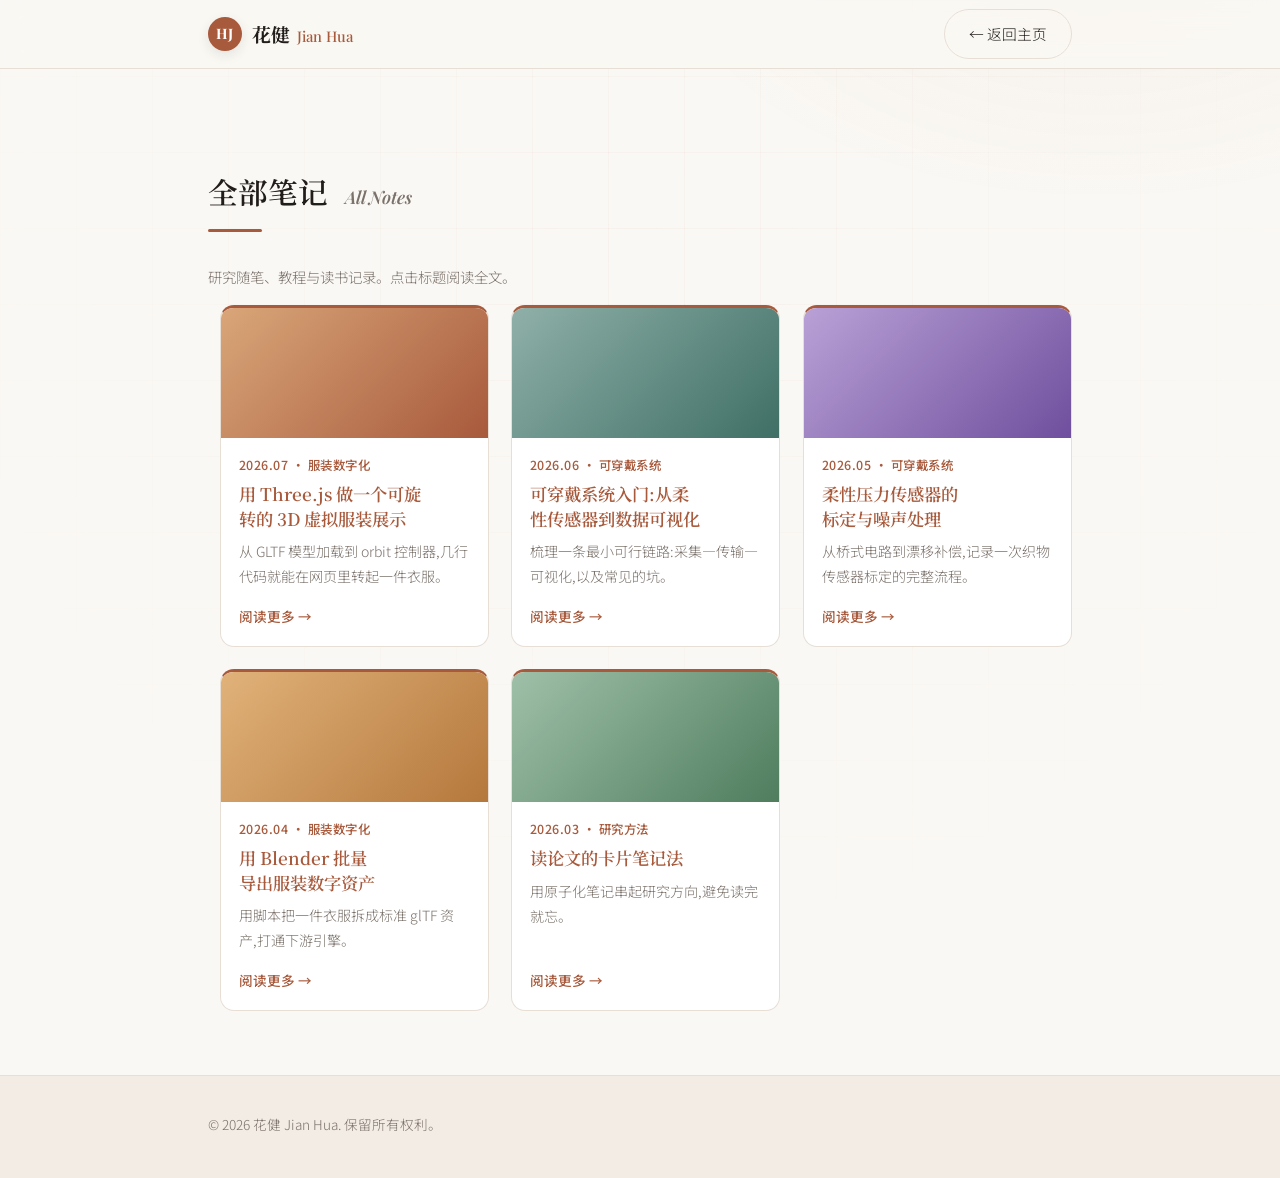
<file: blog/index.html>
<!DOCTYPE html>
<html lang="zh" data-theme="light">
<head>
  <meta charset="UTF-8" />
  <meta name="viewport" content="width=device-width, initial-scale=1.0" />
  <script>document.documentElement.classList.add('js');</script>
  <noscript><style>.reveal{opacity:1!important;transform:none!important}</style></noscript>
  <title>全部笔记 | 花健 · Jian Hua</title>
  <meta name="description" content="花健的研究随笔、教程与读书记录索引页。" />
  <link rel="icon" href="data:image/svg+xml,<svg xmlns='http://www.w3.org/2000/svg' viewBox='0 0 64 64'><circle cx='32' cy='32' r='30' fill='%23a85a3c'/><text x='32' y='43' font-family='Georgia,serif' font-size='30' fill='white' text-anchor='middle'>HJ</text></svg>" />
  <link href="https://fonts.googleapis.com/css2?family=Playfair+Display:ital,wght@0,500;0,700;1,500&family=Noto+Serif+SC:wght@400;600;700&family=Noto+Sans+SC:wght@300;400;500&display=swap" rel="stylesheet" />
  <link rel="stylesheet" href="../css/style.css?v=20260715e" />
</head>
<body>
  <header class="site-header">
    <nav class="nav container">
      <a class="nav-brand" href="../index.html"><span class="nav-monogram" aria-hidden="true">HJ</span><span>花健 <span class="brand-en">Jian Hua</span></span></a>
      <a class="btn btn-ghost" href="../index.html">← <span>返回主页</span></a>
    </nav>
  </header>

  <main class="container" style="padding-top:96px;padding-bottom:64px;">
    <section class="section container" style="padding:0;">
      <h2 class="section-title">全部笔记 <span style="font-family:var(--serif);font-style:italic;font-size:1.1rem;color:var(--muted);margin-left:10px;">All Notes</span></h2>
      <p class="muted">研究随笔、教程与读书记录。点击标题阅读全文。</p>
      <div class="blog-grid">
        <a class="blog-card reveal" href="post-1.html">
          <div class="blog-thumb blog-thumb-1" aria-hidden="true"></div>
          <div class="blog-meta">2026.07 · 服装数字化</div>
          <h3 class="blog-title">用 Three.js 做一个可旋转的 3D 虚拟服装展示</h3>
          <p class="blog-excerpt">从 GLTF 模型加载到 orbit 控制器,几行代码就能在网页里转起一件衣服。</p>
          <span class="blog-more">阅读更多 →</span>
        </a>
        <a class="blog-card reveal" href="post-2.html">
          <div class="blog-thumb blog-thumb-2" aria-hidden="true"></div>
          <div class="blog-meta">2026.06 · 可穿戴系统</div>
          <h3 class="blog-title">可穿戴系统入门:从柔性传感器到数据可视化</h3>
          <p class="blog-excerpt">梳理一条最小可行链路:采集—传输—可视化,以及常见的坑。</p>
          <span class="blog-more">阅读更多 →</span>
        </a>
        <a class="blog-card reveal" href="post-3.html">
          <div class="blog-thumb blog-thumb-4" aria-hidden="true"></div>
          <div class="blog-meta">2026.05 · 可穿戴系统</div>
          <h3 class="blog-title">柔性压力传感器的标定与噪声处理</h3>
          <p class="blog-excerpt">从桥式电路到漂移补偿,记录一次织物传感器标定的完整流程。</p>
          <span class="blog-more">阅读更多 →</span>
        </a>
        <a class="blog-card reveal" href="post-4.html">
          <div class="blog-thumb blog-thumb-5" aria-hidden="true"></div>
          <div class="blog-meta">2026.04 · 服装数字化</div>
          <h3 class="blog-title">用 Blender 批量导出服装数字资产</h3>
          <p class="blog-excerpt">用脚本把一件衣服拆成标准 glTF 资产,打通下游引擎。</p>
          <span class="blog-more">阅读更多 →</span>
        </a>
        <a class="blog-card reveal" href="post-5.html">
          <div class="blog-thumb blog-thumb-6" aria-hidden="true"></div>
          <div class="blog-meta">2026.03 · 研究方法</div>
          <h3 class="blog-title">读论文的卡片笔记法</h3>
          <p class="blog-excerpt">用原子化笔记串起研究方向,避免读完就忘。</p>
          <span class="blog-more">阅读更多 →</span>
        </a>
      </div>
    </section>
  </main>

  <footer class="site-footer">
    <div class="container footer-inner">
      <div class="footer-copy"><p>© <span class="year2"></span> 花健 Jian Hua. 保留所有权利。</p></div>
    </div>
  </footer>
  <script src="../js/main.js?v=20260715h"></script>
  <script>
    // Fallback (unconditional): reveal all .reveal elements on load so the page is never blank.
    window.addEventListener('load', function () {
      document.querySelectorAll('.reveal').forEach(function (el) { el.classList.add('is-visible'); });
    });
  </script>
  <script>document.querySelector('.year2').textContent = new Date().getFullYear();</script>
  <!-- 访客统计:CountAPI(全局 UV / PV,无需后端) -->
</body>
</html>
</file>
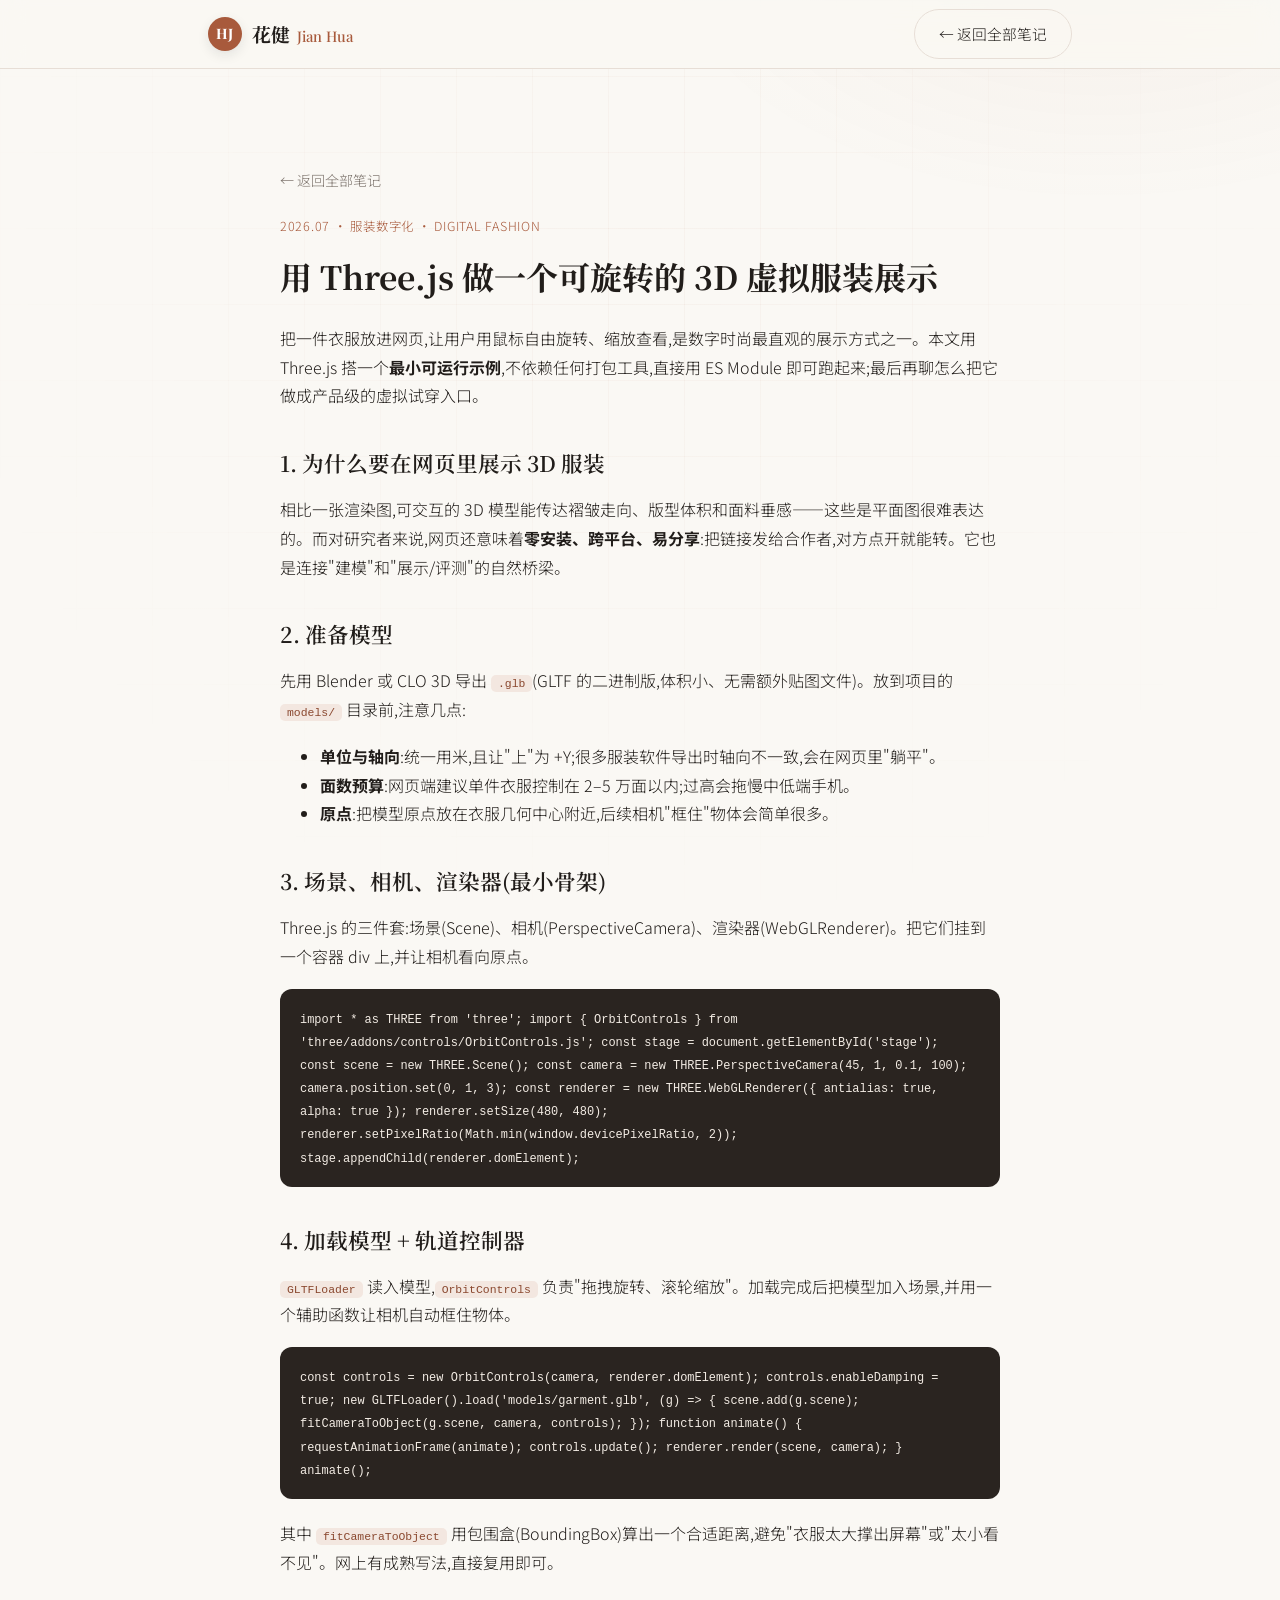
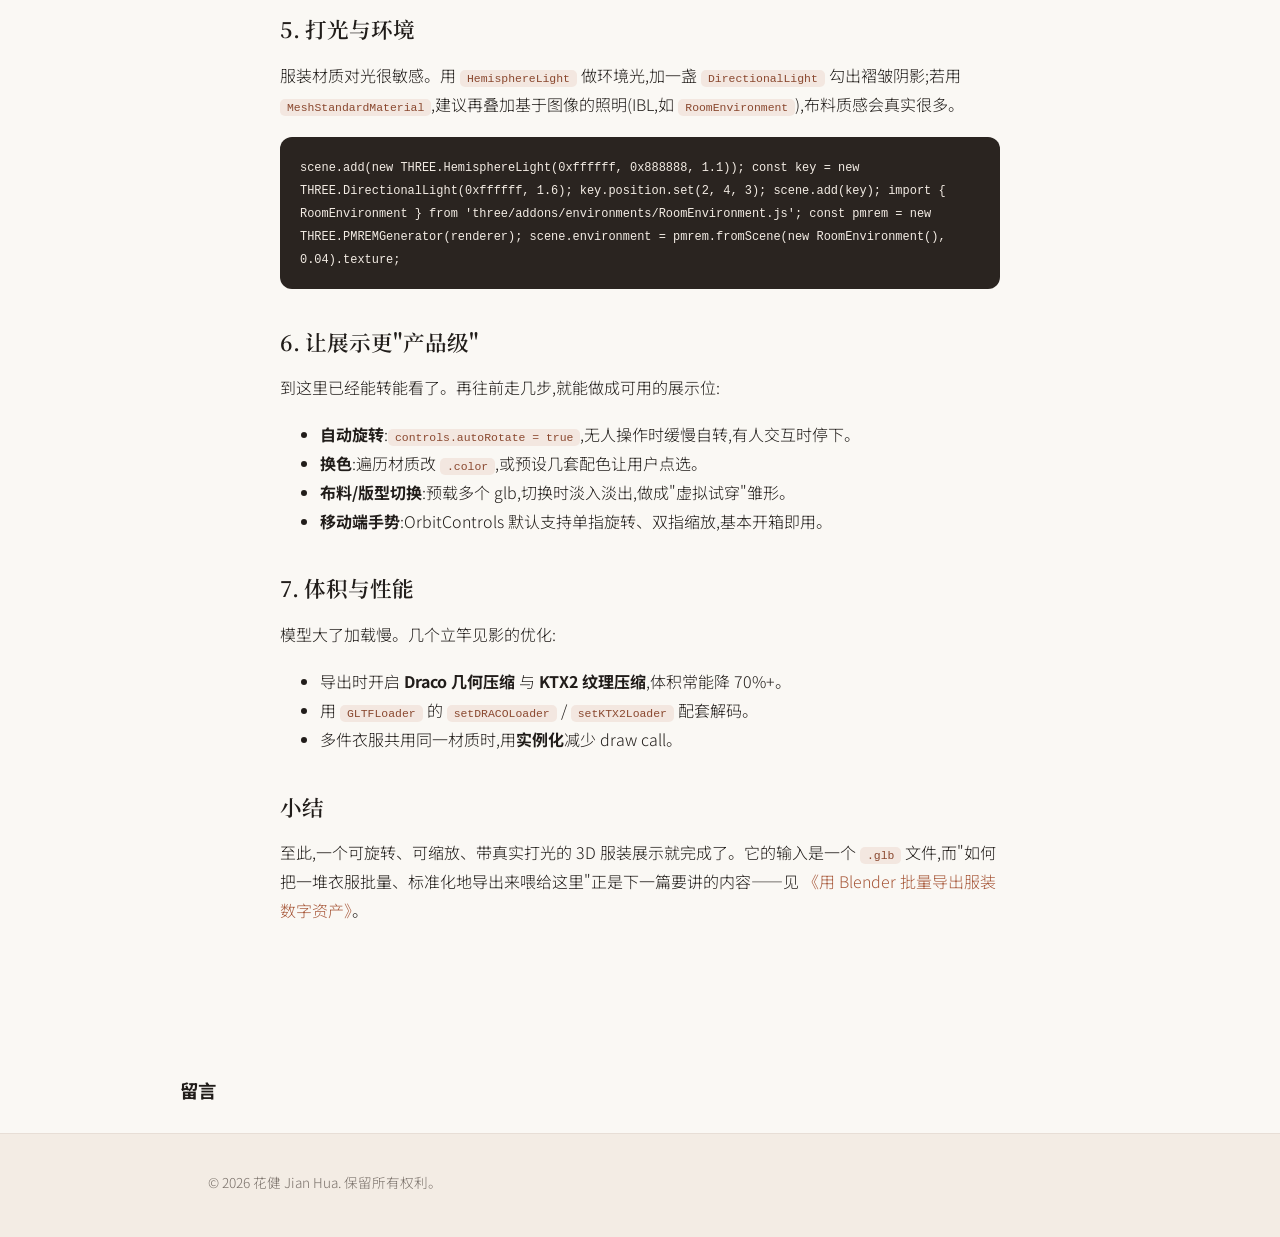
<file: blog/post-1.html>
<!DOCTYPE html>
<html lang="zh" data-theme="light">
<head>
  <meta charset="UTF-8" />
  <meta name="viewport" content="width=device-width, initial-scale=1.0" />
  <script>document.documentElement.classList.add('js');</script>
  <noscript><style>.reveal{opacity:1!important;transform:none!important}</style></noscript>
  <title>用 Three.js 做一个可旋转的 3D 虚拟服装展示 | 花健 · Jian Hua</title>
  <meta name="description" content="用 Three.js 搭建可旋转、可缩放的 3D 虚拟服装展示的最小可运行示例,并延伸到产品级展示。" />
  <link rel="icon" href="data:image/svg+xml,<svg xmlns='http://www.w3.org/2000/svg' viewBox='0 0 64 64'><circle cx='32' cy='32' r='30' fill='%23a85a3c'/><text x='32' y='43' font-family='Georgia,serif' font-size='30' fill='white' text-anchor='middle'>HJ</text></svg>" />
  <link href="https://fonts.googleapis.com/css2?family=Playfair+Display:ital,wght@0,500;0,700;1,500&family=Noto+Serif+SC:wght@400;600;700&family=Noto+Sans+SC:wght@300;400;500&display=swap" rel="stylesheet" />
  <link rel="stylesheet" href="../css/style.css?v=20260715e" />
</head>
<body>
  <header class="site-header">
    <nav class="nav container">
      <a class="nav-brand" href="../index.html"><span class="nav-monogram" aria-hidden="true">HJ</span><span>花健 <span class="brand-en">Jian Hua</span></span></a>
      <a class="btn btn-ghost" href="index.html">← <span class="lang-zh">返回全部笔记</span><span class="lang-en">All Notes</span></a>
    </nav>
  </header>

  <main class="container" style="padding-top:96px;padding-bottom:64px;">
    <article class="post prose" style="margin:0 auto;">
      <a class="post-back" href="index.html">← <span class="lang-zh">返回全部笔记</span><span class="lang-en">All Notes</span></a>
      <p class="post-meta">2026.07 · 服装数字化 · Digital Fashion</p>
      <h1 class="post-title">用 Three.js 做一个可旋转的 3D 虚拟服装展示</h1>

      <div class="prose">
      <p>把一件衣服放进网页,让用户用鼠标自由旋转、缩放查看,是数字时尚最直观的展示方式之一。本文用 Three.js 搭一个<strong>最小可运行示例</strong>,不依赖任何打包工具,直接用 ES Module 即可跑起来;最后再聊怎么把它做成产品级的虚拟试穿入口。</p>

      <h2>1. 为什么要在网页里展示 3D 服装</h2>
      <p>相比一张渲染图,可交互的 3D 模型能传达褶皱走向、版型体积和面料垂感——这些是平面图很难表达的。而对研究者来说,网页还意味着<strong>零安装、跨平台、易分享</strong>:把链接发给合作者,对方点开就能转。它也是连接"建模"和"展示/评测"的自然桥梁。</p>

      <h2>2. 准备模型</h2>
      <p>先用 Blender 或 CLO 3D 导出 <code>.glb</code>(GLTF 的二进制版,体积小、无需额外贴图文件)。放到项目的 <code>models/</code> 目录前,注意几点:</p>
      <ul>
        <li><strong>单位与轴向</strong>:统一用米,且让"上"为 +Y;很多服装软件导出时轴向不一致,会在网页里"躺平"。</li>
        <li><strong>面数预算</strong>:网页端建议单件衣服控制在 2–5 万面以内;过高会拖慢中低端手机。</li>
        <li><strong>原点</strong>:把模型原点放在衣服几何中心附近,后续相机"框住"物体会简单很多。</li>
      </ul>

      <h2>3. 场景、相机、渲染器(最小骨架)</h2>
      <p>Three.js 的三件套:场景(Scene)、相机(PerspectiveCamera)、渲染器(WebGLRenderer)。把它们挂到一个容器 div 上,并让相机看向原点。</p>
      <div class="code-block"><code>import * as THREE from 'three';
import { OrbitControls } from 'three/addons/controls/OrbitControls.js';

const stage = document.getElementById('stage');
const scene = new THREE.Scene();
const camera = new THREE.PerspectiveCamera(45, 1, 0.1, 100);
camera.position.set(0, 1, 3);

const renderer = new THREE.WebGLRenderer({ antialias: true, alpha: true });
renderer.setSize(480, 480);
renderer.setPixelRatio(Math.min(window.devicePixelRatio, 2));
stage.appendChild(renderer.domElement);</code></div>

      <h2>4. 加载模型 + 轨道控制器</h2>
      <p><code>GLTFLoader</code> 读入模型,<code>OrbitControls</code> 负责"拖拽旋转、滚轮缩放"。加载完成后把模型加入场景,并用一个辅助函数让相机自动框住物体。</p>
      <div class="code-block"><code>const controls = new OrbitControls(camera, renderer.domElement);
controls.enableDamping = true;

new GLTFLoader().load('models/garment.glb', (g) => {
  scene.add(g.scene);
  fitCameraToObject(g.scene, camera, controls);
});

function animate() {
  requestAnimationFrame(animate);
  controls.update();
  renderer.render(scene, camera);
}
animate();</code></div>
      <p>其中 <code>fitCameraToObject</code> 用包围盒(BoundingBox)算出一个合适距离,避免"衣服太大撑出屏幕"或"太小看不见"。网上有成熟写法,直接复用即可。</p>

      <h2>5. 打光与环境</h2>
      <p>服装材质对光很敏感。用 <code>HemisphereLight</code> 做环境光,加一盏 <code>DirectionalLight</code> 勾出褶皱阴影;若用 <code>MeshStandardMaterial</code>,建议再叠加基于图像的照明(IBL,如 <code>RoomEnvironment</code>),布料质感会真实很多。</p>
      <div class="code-block"><code>scene.add(new THREE.HemisphereLight(0xffffff, 0x888888, 1.1));
const key = new THREE.DirectionalLight(0xffffff, 1.6);
key.position.set(2, 4, 3);
scene.add(key);

import { RoomEnvironment } from 'three/addons/environments/RoomEnvironment.js';
const pmrem = new THREE.PMREMGenerator(renderer);
scene.environment = pmrem.fromScene(new RoomEnvironment(), 0.04).texture;</code></div>

      <h2>6. 让展示更"产品级"</h2>
      <p>到这里已经能转能看了。再往前走几步,就能做成可用的展示位:</p>
      <ul>
        <li><strong>自动旋转</strong>:<code>controls.autoRotate = true</code>,无人操作时缓慢自转,有人交互时停下。</li>
        <li><strong>换色</strong>:遍历材质改 <code>.color</code>,或预设几套配色让用户点选。</li>
        <li><strong>布料/版型切换</strong>:预载多个 glb,切换时淡入淡出,做成"虚拟试穿"雏形。</li>
        <li><strong>移动端手势</strong>:OrbitControls 默认支持单指旋转、双指缩放,基本开箱即用。</li>
      </ul>

      <h2>7. 体积与性能</h2>
      <p>模型大了加载慢。几个立竿见影的优化:</p>
      <ul>
        <li>导出时开启 <strong>Draco 几何压缩</strong> 与 <strong>KTX2 纹理压缩</strong>,体积常能降 70%+。</li>
        <li>用 <code>GLTFLoader</code> 的 <code>setDRACOLoader</code> / <code>setKTX2Loader</code> 配套解码。</li>
        <li>多件衣服共用同一材质时,用<strong>实例化</strong>减少 draw call。</li>
      </ul>

      <h2>小结</h2>
      <p>至此,一个可旋转、可缩放、带真实打光的 3D 服装展示就完成了。它的输入是一个 <code>.glb</code> 文件,而"如何把一堆衣服批量、标准化地导出来喂给这里"正是下一篇要讲的内容——见 <a href="post-4.html">《用 Blender 批量导出服装数字资产》</a>。</p>
      </div>
    </article>
  </main>
  <section class="comments container" id="comments">
    <h2 class="comments-title"><span class="lang-zh">留言</span><span class="lang-en">Comments</span></h2>
    <script src="https://giscus.app/client.js"
      data-repo="98HJ/98HJ.github.io"
      data-repo-id="R_kgDOTViTQA"
      data-category="Announcements"
      data-category-id="DIC_kwDOTViTQM4DBDRi"
      data-mapping="pathname"
      data-strict="0"
      data-reactions-enabled="1"
      data-emit-metadata="0"
      data-input-position="bottom"
      data-theme="preferred_color_scheme"
      data-lang="zh-CN"
      data-loading="lazy"
      crossorigin="anonymous"
      async>
    </script>
  </section>

  <footer class="site-footer">
    <div class="container footer-inner">
      <div class="footer-copy"><p>© <span class="year2"></span> 花健 Jian Hua. 保留所有权利。</p></div>
    </div>
  </footer>
  <script src="../js/main.js?v=20260715h"></script>
  <script>
    // Fallback (unconditional): reveal all .reveal elements on load so the page is never blank.
    window.addEventListener('load', function () {
      document.querySelectorAll('.reveal').forEach(function (el) { el.classList.add('is-visible'); });
    });
  </script>
  <script>document.querySelector('.year2').textContent = new Date().getFullYear();</script>
  <!-- 访客统计:CountAPI(全局 UV / PV,无需后端) -->
</body>
</html>
</file>
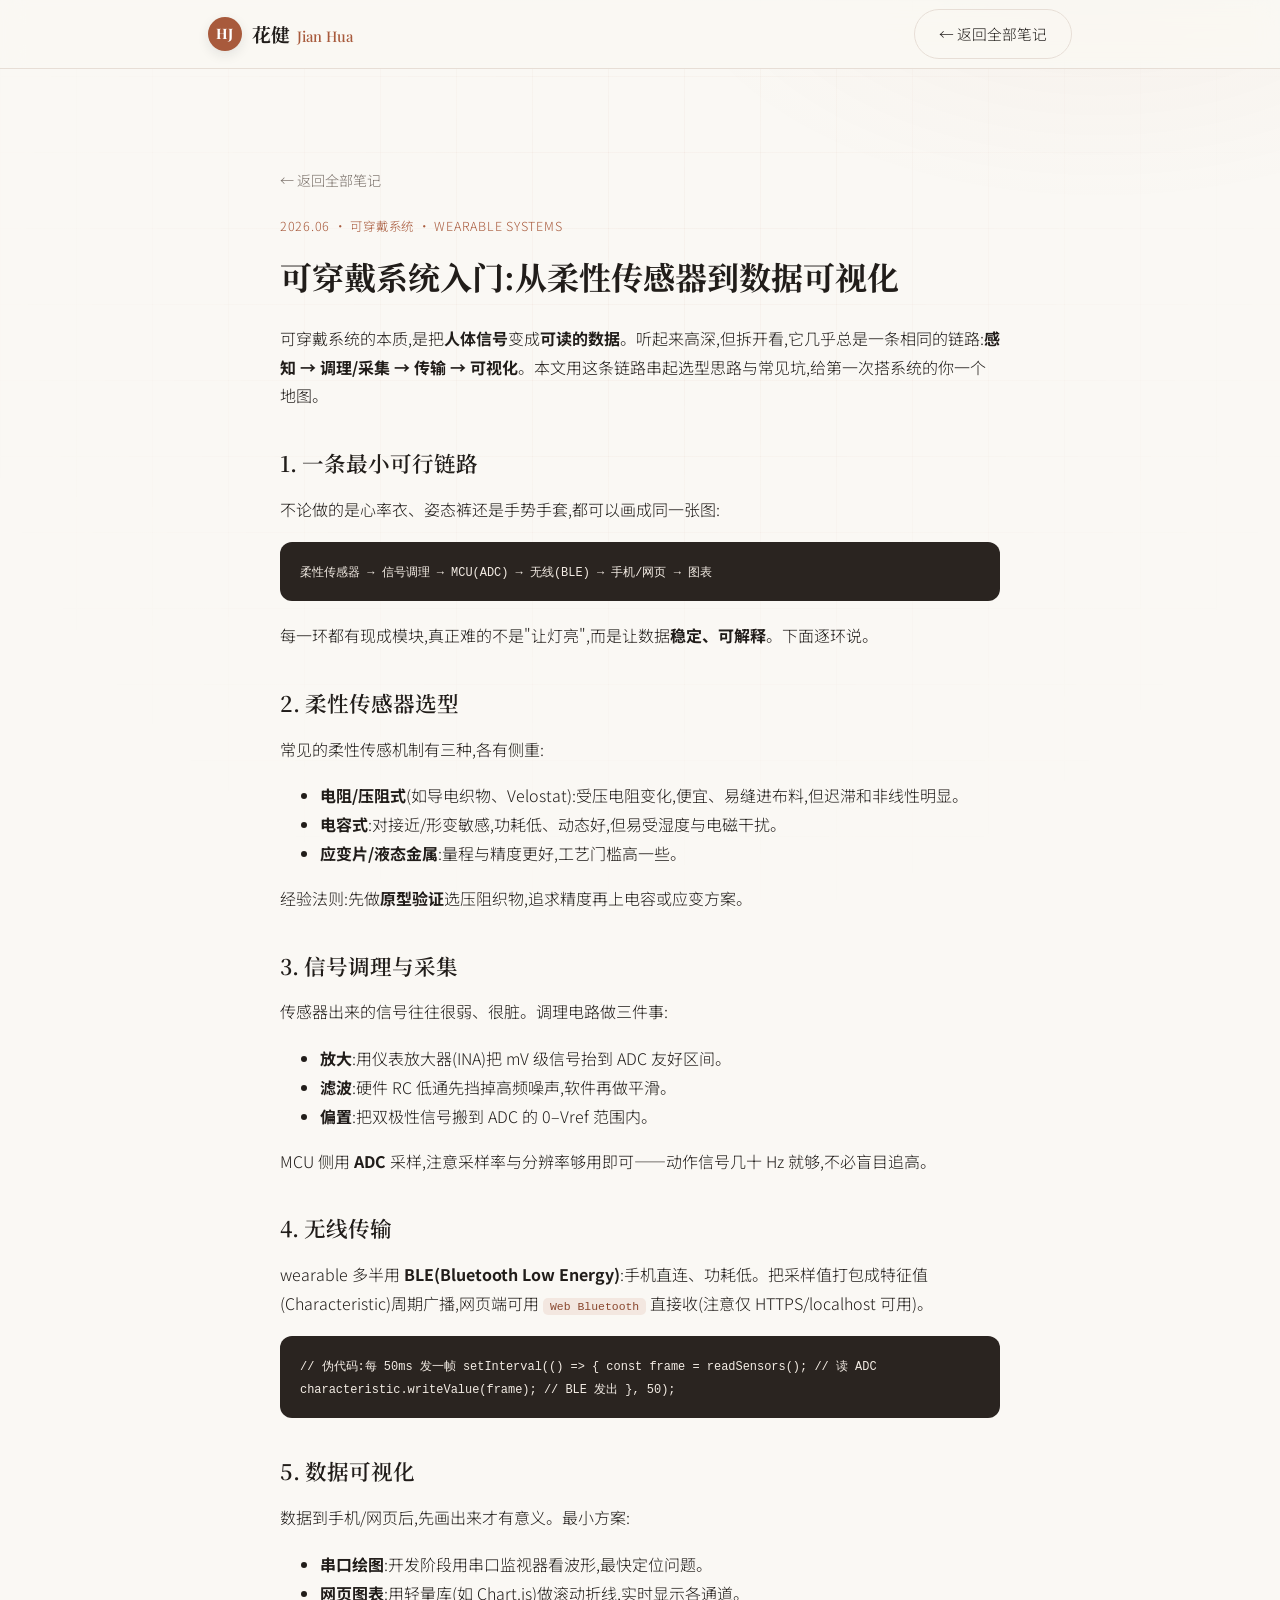
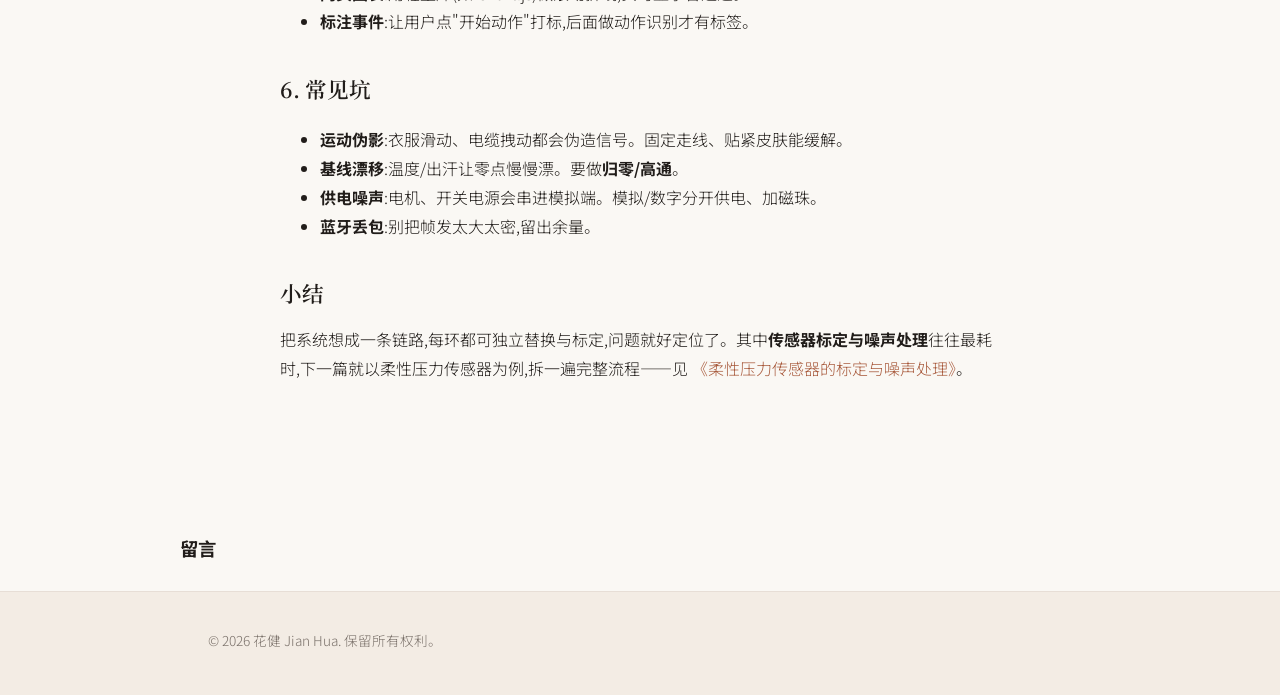
<file: blog/post-2.html>
<!DOCTYPE html>
<html lang="zh" data-theme="light">
<head>
  <meta charset="UTF-8" />
  <meta name="viewport" content="width=device-width, initial-scale=1.0" />
  <script>document.documentElement.classList.add('js');</script>
  <noscript><style>.reveal{opacity:1!important;transform:none!important}</style></noscript>
  <title>可穿戴系统入门:从柔性传感器到数据可视化 | 花健 · Jian Hua</title>
  <meta name="description" content="梳理一条可穿戴系统的最小可行链路:采集—传输—可视化,以及选型与常见坑。" />
  <link rel="icon" href="data:image/svg+xml,<svg xmlns='http://www.w3.org/2000/svg' viewBox='0 0 64 64'><circle cx='32' cy='32' r='30' fill='%23a85a3c'/><text x='32' y='43' font-family='Georgia,serif' font-size='30' fill='white' text-anchor='middle'>HJ</text></svg>" />
  <link href="https://fonts.googleapis.com/css2?family=Playfair+Display:ital,wght@0,500;0,700;1,500&family=Noto+Serif+SC:wght@400;600;700&family=Noto+Sans+SC:wght@300;400;500&display=swap" rel="stylesheet" />
  <link rel="stylesheet" href="../css/style.css?v=20260715e" />
</head>
<body>
  <header class="site-header">
    <nav class="nav container">
      <a class="nav-brand" href="../index.html"><span class="nav-monogram" aria-hidden="true">HJ</span><span>花健 <span class="brand-en">Jian Hua</span></span></a>
      <a class="btn btn-ghost" href="index.html">← <span class="lang-zh">返回全部笔记</span><span class="lang-en">All Notes</span></a>
    </nav>
  </header>

  <main class="container" style="padding-top:96px;padding-bottom:64px;">
    <article class="post prose" style="margin:0 auto;">
      <a class="post-back" href="index.html">← <span class="lang-zh">返回全部笔记</span><span class="lang-en">All Notes</span></a>
      <p class="post-meta">2026.06 · 可穿戴系统 · Wearable Systems</p>
      <h1 class="post-title">可穿戴系统入门:从柔性传感器到数据可视化</h1>

      <div class="prose">
      <p>可穿戴系统的本质,是把<strong>人体信号</strong>变成<strong>可读的数据</strong>。听起来高深,但拆开看,它几乎总是一条相同的链路:<strong>感知 → 调理/采集 → 传输 → 可视化</strong>。本文用这条链路串起选型思路与常见坑,给第一次搭系统的你一个地图。</p>

      <h2>1. 一条最小可行链路</h2>
      <p>不论做的是心率衣、姿态裤还是手势手套,都可以画成同一张图:</p>
      <div class="code-block"><code>柔性传感器 → 信号调理 → MCU(ADC) → 无线(BLE) → 手机/网页 → 图表</code></div>
      <p>每一环都有现成模块,真正难的不是"让灯亮",而是让数据<strong>稳定、可解释</strong>。下面逐环说。</p>

      <h2>2. 柔性传感器选型</h2>
      <p>常见的柔性传感机制有三种,各有侧重:</p>
      <ul>
        <li><strong>电阻/压阻式</strong>(如导电织物、Velostat):受压电阻变化,便宜、易缝进布料,但迟滞和非线性明显。</li>
        <li><strong>电容式</strong>:对接近/形变敏感,功耗低、动态好,但易受湿度与电磁干扰。</li>
        <li><strong>应变片/液态金属</strong>:量程与精度更好,工艺门槛高一些。</li>
      </ul>
      <p>经验法则:先做<strong>原型验证</strong>选压阻织物,追求精度再上电容或应变方案。</p>

      <h2>3. 信号调理与采集</h2>
      <p>传感器出来的信号往往很弱、很脏。调理电路做三件事:</p>
      <ul>
        <li><strong>放大</strong>:用仪表放大器(INA)把 mV 级信号抬到 ADC 友好区间。</li>
        <li><strong>滤波</strong>:硬件 RC 低通先挡掉高频噪声,软件再做平滑。</li>
        <li><strong>偏置</strong>:把双极性信号搬到 ADC 的 0–Vref 范围内。</li>
      </ul>
      <p>MCU 侧用 <strong>ADC</strong> 采样,注意采样率与分辨率够用即可——动作信号几十 Hz 就够,不必盲目追高。</p>

      <h2>4. 无线传输</h2>
      <p> wearable 多半用 <strong>BLE(Bluetooth Low Energy)</strong>:手机直连、功耗低。把采样值打包成特征值(Characteristic)周期广播,网页端可用 <code>Web Bluetooth</code> 直接收(注意仅 HTTPS/localhost 可用)。</p>
      <div class="code-block"><code>// 伪代码:每 50ms 发一帧
setInterval(() =&gt; {
  const frame = readSensors();      // 读 ADC
  characteristic.writeValue(frame); // BLE 发出
}, 50);</code></div>

      <h2>5. 数据可视化</h2>
      <p>数据到手机/网页后,先画出来才有意义。最小方案:</p>
      <ul>
        <li><strong>串口绘图</strong>:开发阶段用串口监视器看波形,最快定位问题。</li>
        <li><strong>网页图表</strong>:用轻量库(如 Chart.js)做滚动折线,实时显示各通道。</li>
        <li><strong>标注事件</strong>:让用户点"开始动作"打标,后面做动作识别才有标签。</li>
      </ul>

      <h2>6. 常见坑</h2>
      <ul>
        <li><strong>运动伪影</strong>:衣服滑动、电缆拽动都会伪造信号。固定走线、贴紧皮肤能缓解。</li>
        <li><strong>基线漂移</strong>:温度/出汗让零点慢慢漂。要做<strong>归零/高通</strong>。</li>
        <li><strong>供电噪声</strong>:电机、开关电源会串进模拟端。模拟/数字分开供电、加磁珠。</li>
        <li><strong>蓝牙丢包</strong>:别把帧发太大太密,留出余量。</li>
      </ul>

      <h2>小结</h2>
      <p>把系统想成一条链路,每环都可独立替换与标定,问题就好定位了。其中<strong>传感器标定与噪声处理</strong>往往最耗时,下一篇就以柔性压力传感器为例,拆一遍完整流程——见 <a href="post-3.html">《柔性压力传感器的标定与噪声处理》</a>。</p>
      </div>
    </article>
  </main>
  <section class="comments container" id="comments">
    <h2 class="comments-title"><span class="lang-zh">留言</span><span class="lang-en">Comments</span></h2>
    <script src="https://giscus.app/client.js"
      data-repo="98HJ/98HJ.github.io"
      data-repo-id="R_kgDOTViTQA"
      data-category="Announcements"
      data-category-id="DIC_kwDOTViTQM4DBDRi"
      data-mapping="pathname"
      data-strict="0"
      data-reactions-enabled="1"
      data-emit-metadata="0"
      data-input-position="bottom"
      data-theme="preferred_color_scheme"
      data-lang="zh-CN"
      data-loading="lazy"
      crossorigin="anonymous"
      async>
    </script>
  </section>

  <footer class="site-footer">
    <div class="container footer-inner">
      <div class="footer-copy"><p>© <span class="year2"></span> 花健 Jian Hua. 保留所有权利。</p></div>
    </div>
  </footer>
  <script src="../js/main.js?v=20260715h"></script>
  <script>
    window.addEventListener('load', function () {
      document.querySelectorAll('.reveal').forEach(function (el) { el.classList.add('is-visible'); });
    });
  </script>
  <script>document.querySelector('.year2').textContent = new Date().getFullYear();</script>
  <!-- 访客统计:CountAPI(全局 UV / PV,无需后端) -->
</body>
</html>
</file>
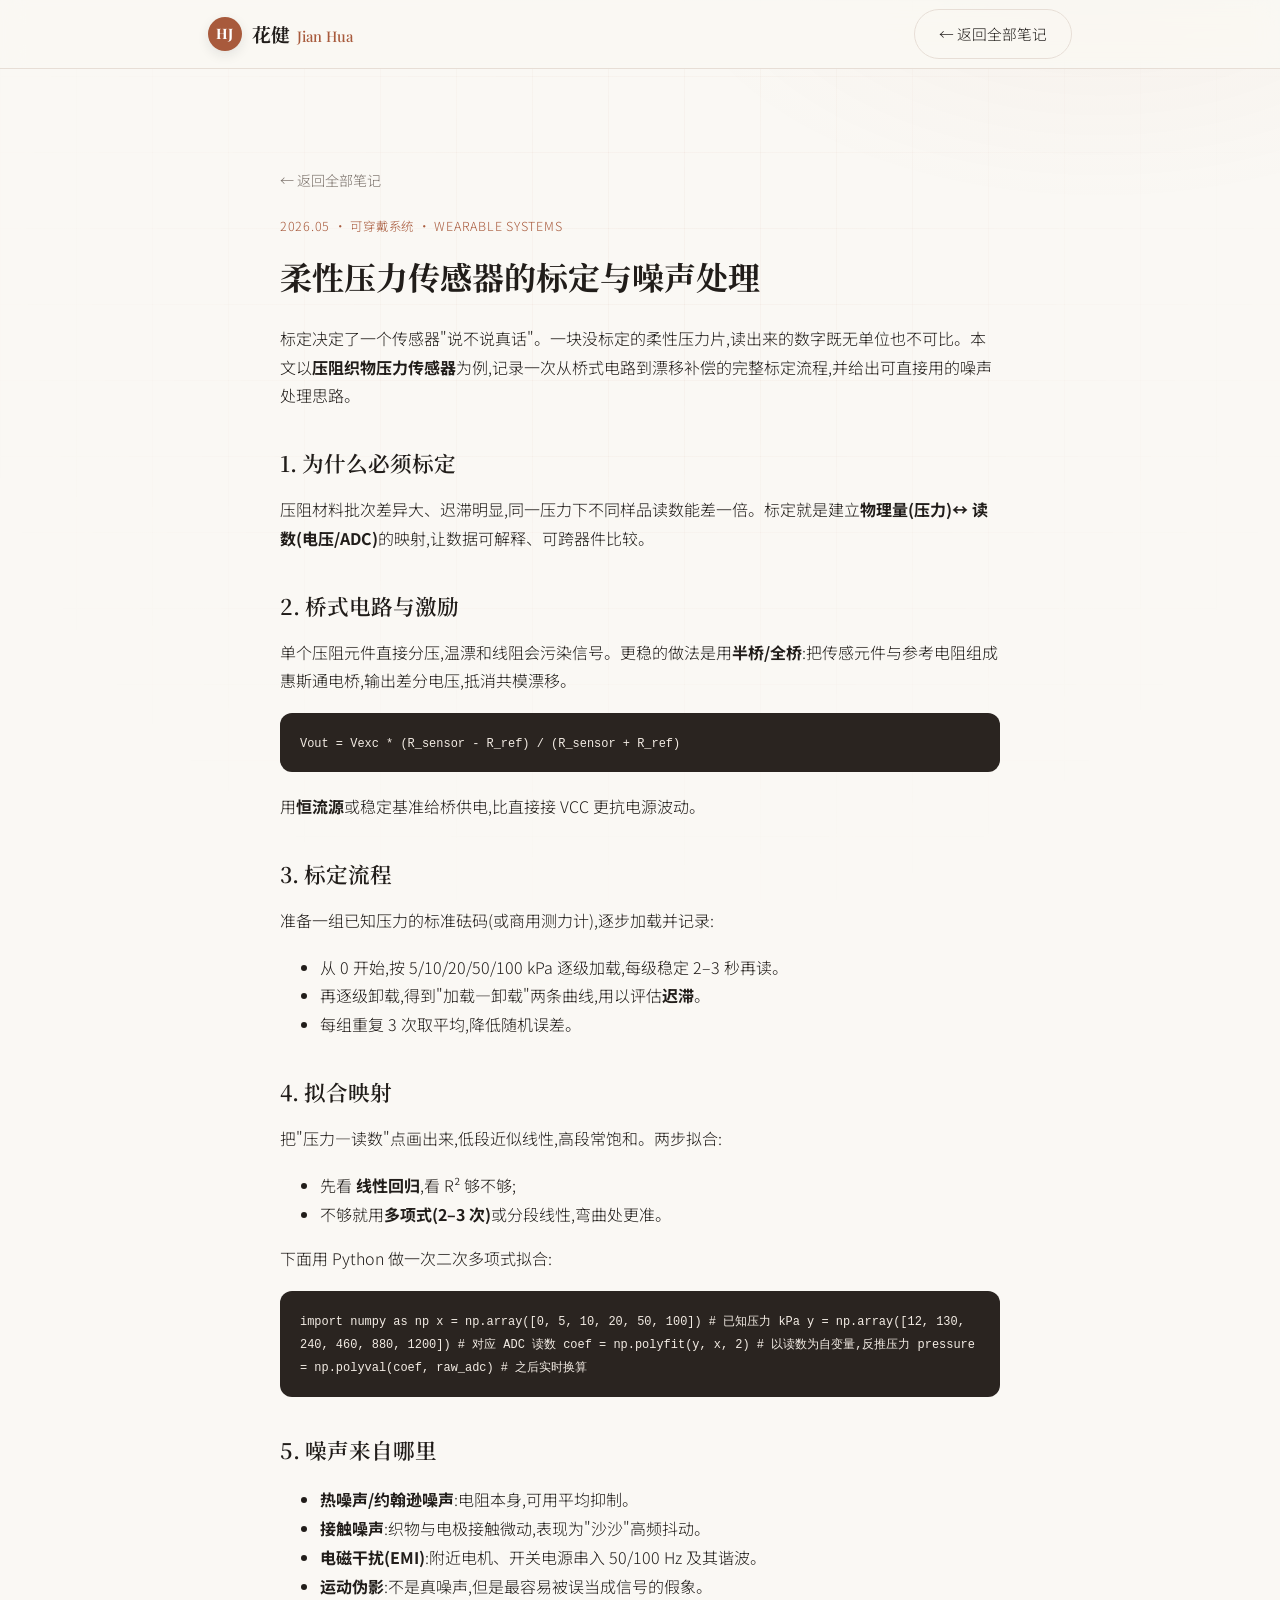
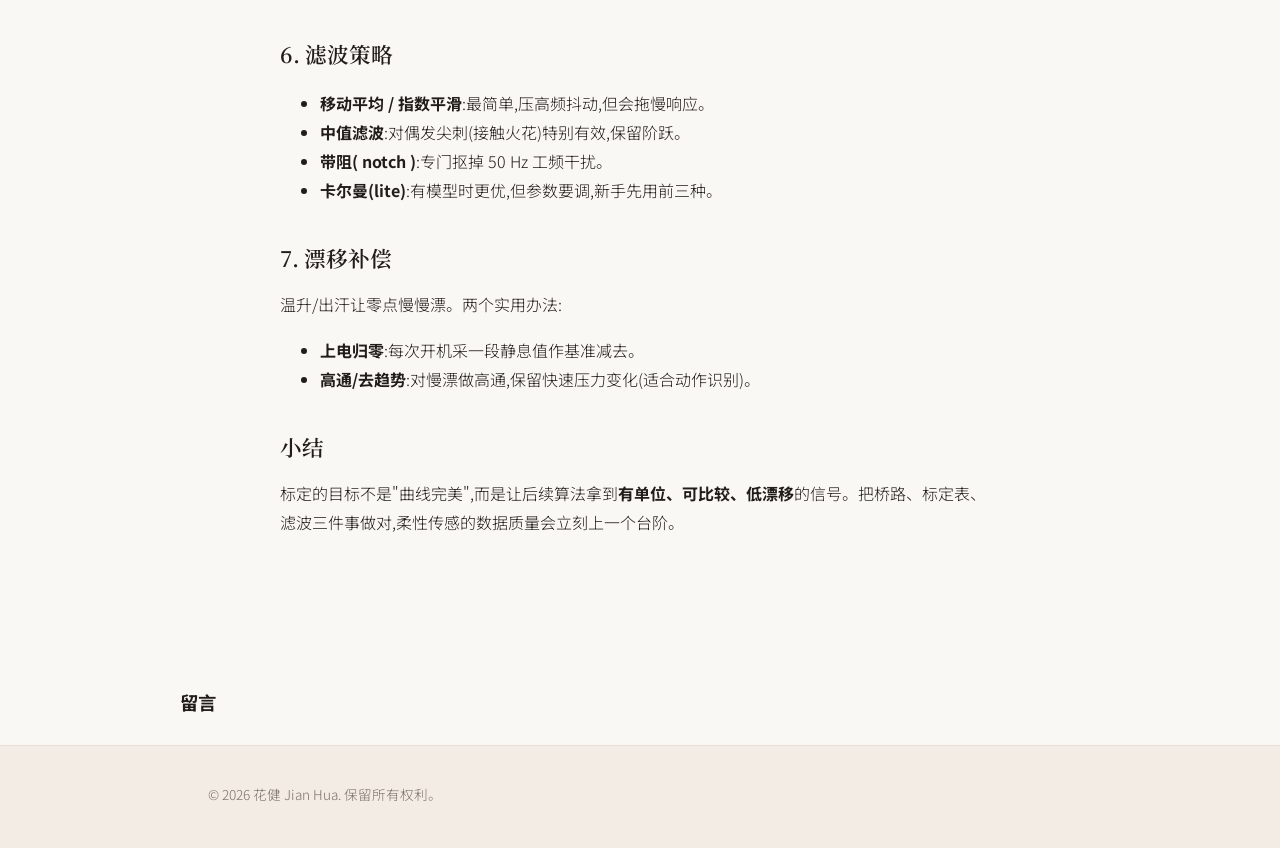
<file: blog/post-3.html>
<!DOCTYPE html>
<html lang="zh" data-theme="light">
<head>
  <meta charset="UTF-8" />
  <meta name="viewport" content="width=device-width, initial-scale=1.0" />
  <script>document.documentElement.classList.add('js');</script>
  <noscript><style>.reveal{opacity:1!important;transform:none!important}</style></noscript>
  <title>柔性压力传感器的标定与噪声处理 | 花健 · Jian Hua</title>
  <meta name="description" content="从桥式电路到漂移补偿,记录一次织物压力传感器标定的完整流程与噪声处理方法。" />
  <link rel="icon" href="data:image/svg+xml,<svg xmlns='http://www.w3.org/2000/svg' viewBox='0 0 64 64'><circle cx='32' cy='32' r='30' fill='%23a85a3c'/><text x='32' y='43' font-family='Georgia,serif' font-size='30' fill='white' text-anchor='middle'>HJ</text></svg>" />
  <link href="https://fonts.googleapis.com/css2?family=Playfair+Display:ital,wght@0,500;0,700;1,500&family=Noto+Serif+SC:wght@400;600;700&family=Noto+Sans+SC:wght@300;400;500&display=swap" rel="stylesheet" />
  <link rel="stylesheet" href="../css/style.css?v=20260715e" />
</head>
<body>
  <header class="site-header">
    <nav class="nav container">
      <a class="nav-brand" href="../index.html"><span class="nav-monogram" aria-hidden="true">HJ</span><span>花健 <span class="brand-en">Jian Hua</span></span></a>
      <a class="btn btn-ghost" href="index.html">← <span class="lang-zh">返回全部笔记</span><span class="lang-en">All Notes</span></a>
    </nav>
  </header>

  <main class="container" style="padding-top:96px;padding-bottom:64px;">
    <article class="post prose" style="margin:0 auto;">
      <a class="post-back" href="index.html">← <span class="lang-zh">返回全部笔记</span><span class="lang-en">All Notes</span></a>
      <p class="post-meta">2026.05 · 可穿戴系统 · Wearable Systems</p>
      <h1 class="post-title">柔性压力传感器的标定与噪声处理</h1>

      <div class="prose">
      <p>标定决定了一个传感器"说不说真话"。一块没标定的柔性压力片,读出来的数字既无单位也不可比。本文以<strong>压阻织物压力传感器</strong>为例,记录一次从桥式电路到漂移补偿的完整标定流程,并给出可直接用的噪声处理思路。</p>

      <h2>1. 为什么必须标定</h2>
      <p>压阻材料批次差异大、迟滞明显,同一压力下不同样品读数能差一倍。标定就是建立<strong>物理量(压力)↔ 读数(电压/ADC)</strong>的映射,让数据可解释、可跨器件比较。</p>

      <h2>2. 桥式电路与激励</h2>
      <p>单个压阻元件直接分压,温漂和线阻会污染信号。更稳的做法是用<strong>半桥/全桥</strong>:把传感元件与参考电阻组成惠斯通电桥,输出差分电压,抵消共模漂移。</p>
      <div class="code-block"><code>Vout = Vexc * (R_sensor - R_ref) / (R_sensor + R_ref)</code></div>
      <p>用<strong>恒流源</strong>或稳定基准给桥供电,比直接接 VCC 更抗电源波动。</p>

      <h2>3. 标定流程</h2>
      <p>准备一组已知压力的标准砝码(或商用测力计),逐步加载并记录:</p>
      <ul>
        <li>从 0 开始,按 5/10/20/50/100 kPa 逐级加载,每级稳定 2–3 秒再读。</li>
        <li>再逐级卸载,得到"加载—卸载"两条曲线,用以评估<strong>迟滞</strong>。</li>
        <li>每组重复 3 次取平均,降低随机误差。</li>
      </ul>

      <h2>4. 拟合映射</h2>
      <p>把"压力—读数"点画出来,低段近似线性,高段常饱和。两步拟合:</p>
      <ul>
        <li>先看 <strong>线性回归</strong>,看 R² 够不够;</li>
        <li>不够就用<strong>多项式(2–3 次)</strong>或分段线性,弯曲处更准。</li>
      </ul>
      <p>下面用 Python 做一次二次多项式拟合:</p>
      <div class="code-block"><code>import numpy as np
x = np.array([0, 5, 10, 20, 50, 100])   # 已知压力 kPa
y = np.array([12, 130, 240, 460, 880, 1200])  # 对应 ADC 读数
coef = np.polyfit(y, x, 2)             # 以读数为自变量,反推压力
pressure = np.polyval(coef, raw_adc)   # 之后实时换算</code></div>

      <h2>5. 噪声来自哪里</h2>
      <ul>
        <li><strong>热噪声/约翰逊噪声</strong>:电阻本身,可用平均抑制。</li>
        <li><strong>接触噪声</strong>:织物与电极接触微动,表现为"沙沙"高频抖动。</li>
        <li><strong>电磁干扰(EMI)</strong>:附近电机、开关电源串入 50/100 Hz 及其谐波。</li>
        <li><strong>运动伪影</strong>:不是真噪声,但是最容易被误当成信号的假象。</li>
      </ul>

      <h2>6. 滤波策略</h2>
      <ul>
        <li><strong>移动平均 / 指数平滑</strong>:最简单,压高频抖动,但会拖慢响应。</li>
        <li><strong>中值滤波</strong>:对偶发尖刺(接触火花)特别有效,保留阶跃。</li>
        <li><strong>带阻( notch )</strong>:专门抠掉 50 Hz 工频干扰。</li>
        <li><strong>卡尔曼(lite)</strong>:有模型时更优,但参数要调,新手先用前三种。</li>
      </ul>

      <h2>7. 漂移补偿</h2>
      <p>温升/出汗让零点慢慢漂。两个实用办法:</p>
      <ul>
        <li><strong>上电归零</strong>:每次开机采一段静息值作基准减去。</li>
        <li><strong>高通/去趋势</strong>:对慢漂做高通,保留快速压力变化(适合动作识别)。</li>
      </ul>

      <h2>小结</h2>
      <p>标定的目标不是"曲线完美",而是让后续算法拿到<strong>有单位、可比较、低漂移</strong>的信号。把桥路、标定表、滤波三件事做对,柔性传感的数据质量会立刻上一个台阶。</p>
      </div>
    </article>
  </main>
  <section class="comments container" id="comments">
    <h2 class="comments-title"><span class="lang-zh">留言</span><span class="lang-en">Comments</span></h2>
    <script src="https://giscus.app/client.js"
      data-repo="98HJ/98HJ.github.io"
      data-repo-id="R_kgDOTViTQA"
      data-category="Announcements"
      data-category-id="DIC_kwDOTViTQM4DBDRi"
      data-mapping="pathname"
      data-strict="0"
      data-reactions-enabled="1"
      data-emit-metadata="0"
      data-input-position="bottom"
      data-theme="preferred_color_scheme"
      data-lang="zh-CN"
      data-loading="lazy"
      crossorigin="anonymous"
      async>
    </script>
  </section>

  <footer class="site-footer">
    <div class="container footer-inner">
      <div class="footer-copy"><p>© <span class="year2"></span> 花健 Jian Hua. 保留所有权利。</p></div>
    </div>
  </footer>
  <script src="../js/main.js?v=20260715h"></script>
  <script>
    window.addEventListener('load', function () {
      document.querySelectorAll('.reveal').forEach(function (el) { el.classList.add('is-visible'); });
    });
  </script>
  <script>document.querySelector('.year2').textContent = new Date().getFullYear();</script>
  <!-- 访客统计:CountAPI(全局 UV / PV,无需后端) -->
</body>
</html>
</file>
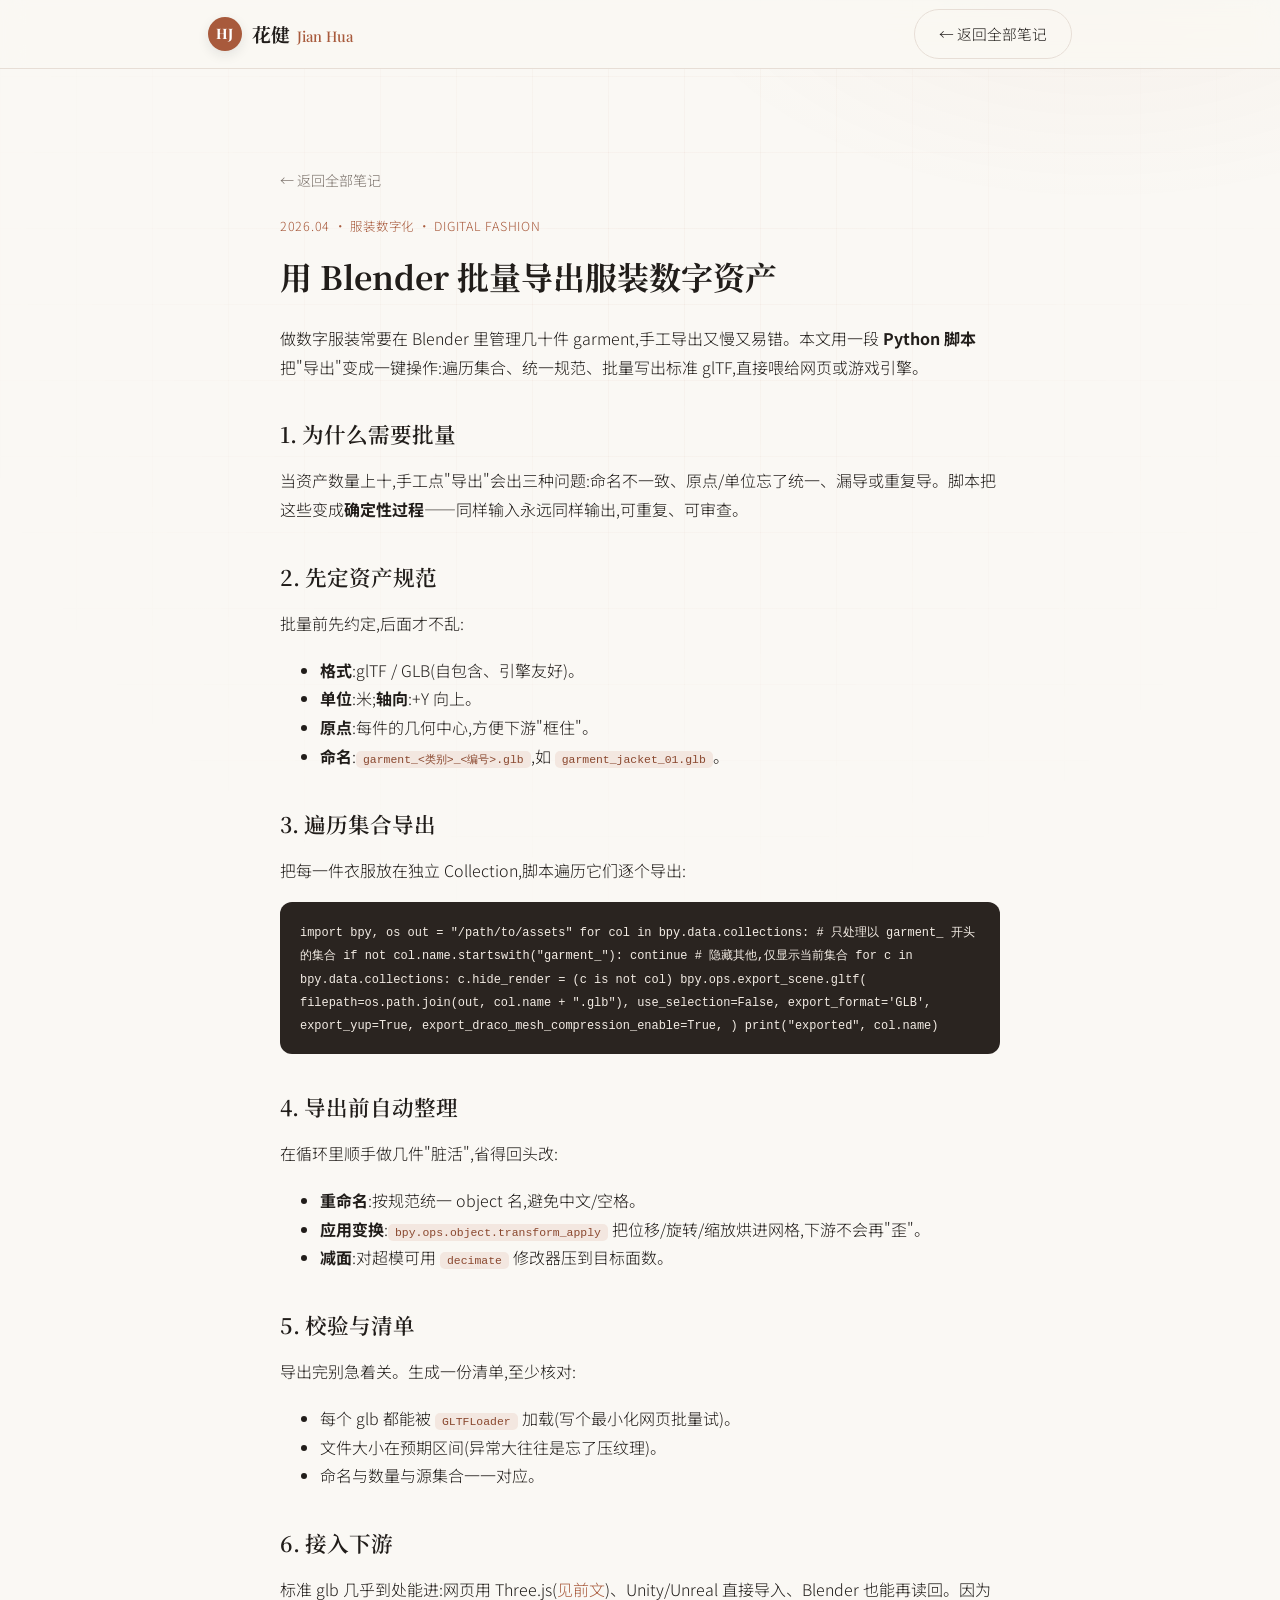
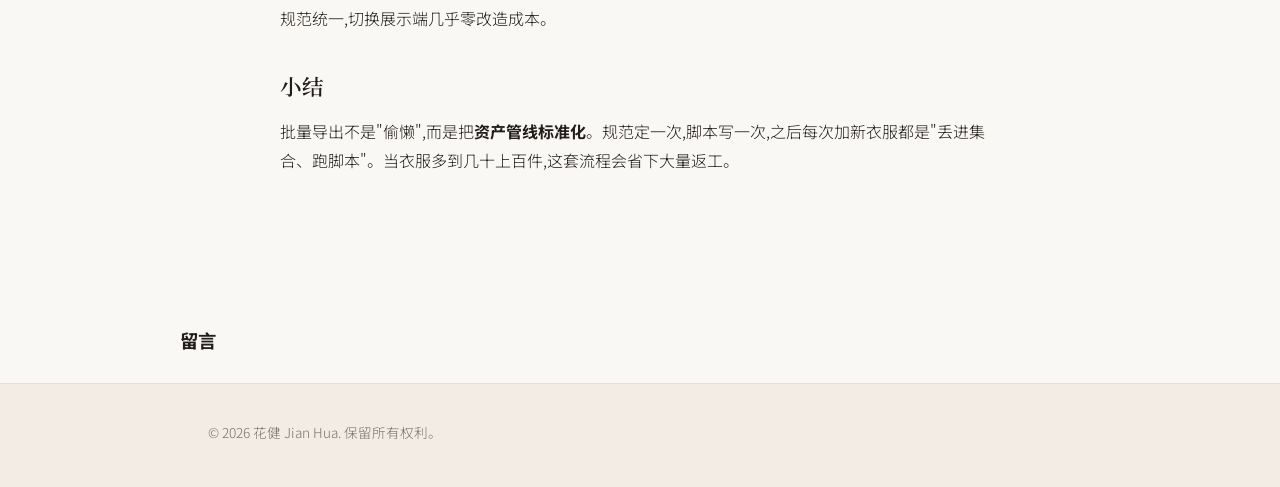
<file: blog/post-4.html>
<!DOCTYPE html>
<html lang="zh" data-theme="light">
<head>
  <meta charset="UTF-8" />
  <meta name="viewport" content="width=device-width, initial-scale=1.0" />
  <script>document.documentElement.classList.add('js');</script>
  <noscript><style>.reveal{opacity:1!important;transform:none!important}</style></noscript>
  <title>用 Blender 批量导出服装数字资产 | 花健 · Jian Hua</title>
  <meta name="description" content="用 Python 脚本把多件服装批量、标准化地导出为 glTF 资产,打通下游引擎与网页展示。" />
  <link rel="icon" href="data:image/svg+xml,<svg xmlns='http://www.w3.org/2000/svg' viewBox='0 0 64 64'><circle cx='32' cy='32' r='30' fill='%23a85a3c'/><text x='32' y='43' font-family='Georgia,serif' font-size='30' fill='white' text-anchor='middle'>HJ</text></svg>" />
  <link href="https://fonts.googleapis.com/css2?family=Playfair+Display:ital,wght@0,500;0,700;1,500&family=Noto+Serif+SC:wght@400;600;700&family=Noto+Sans+SC:wght@300;400;500&display=swap" rel="stylesheet" />
  <link rel="stylesheet" href="../css/style.css?v=20260715e" />
</head>
<body>
  <header class="site-header">
    <nav class="nav container">
      <a class="nav-brand" href="../index.html"><span class="nav-monogram" aria-hidden="true">HJ</span><span>花健 <span class="brand-en">Jian Hua</span></span></a>
      <a class="btn btn-ghost" href="index.html">← <span class="lang-zh">返回全部笔记</span><span class="lang-en">All Notes</span></a>
    </nav>
  </header>

  <main class="container" style="padding-top:96px;padding-bottom:64px;">
    <article class="post prose" style="margin:0 auto;">
      <a class="post-back" href="index.html">← <span class="lang-zh">返回全部笔记</span><span class="lang-en">All Notes</span></a>
      <p class="post-meta">2026.04 · 服装数字化 · Digital Fashion</p>
      <h1 class="post-title">用 Blender 批量导出服装数字资产</h1>

      <div class="prose">
      <p>做数字服装常要在 Blender 里管理几十件 garment,手工导出又慢又易错。本文用一段 <strong>Python 脚本</strong>把"导出"变成一键操作:遍历集合、统一规范、批量写出标准 glTF,直接喂给网页或游戏引擎。</p>

      <h2>1. 为什么需要批量</h2>
      <p>当资产数量上十,手工点"导出"会出三种问题:命名不一致、原点/单位忘了统一、漏导或重复导。脚本把这些变成<strong>确定性过程</strong>——同样输入永远同样输出,可重复、可审查。</p>

      <h2>2. 先定资产规范</h2>
      <p>批量前先约定,后面才不乱:</p>
      <ul>
        <li><strong>格式</strong>:glTF / GLB(自包含、引擎友好)。</li>
        <li><strong>单位</strong>:米;<strong>轴向</strong>:+Y 向上。</li>
        <li><strong>原点</strong>:每件的几何中心,方便下游"框住"。</li>
        <li><strong>命名</strong>:<code>garment_&lt;类别&gt;_&lt;编号&gt;.glb</code>,如 <code>garment_jacket_01.glb</code>。</li>
      </ul>

      <h2>3. 遍历集合导出</h2>
      <p>把每一件衣服放在独立 Collection,脚本遍历它们逐个导出:</p>
      <div class="code-block"><code>import bpy, os

out = "/path/to/assets"
for col in bpy.data.collections:
    # 只处理以 garment_ 开头的集合
    if not col.name.startswith("garment_"):
        continue
    # 隐藏其他,仅显示当前集合
    for c in bpy.data.collections:
        c.hide_render = (c is not col)
    bpy.ops.export_scene.gltf(
        filepath=os.path.join(out, col.name + ".glb"),
        use_selection=False,
        export_format='GLB',
        export_yup=True,
        export_draco_mesh_compression_enable=True,
    )
    print("exported", col.name)</code></div>

      <h2>4. 导出前自动整理</h2>
      <p>在循环里顺手做几件"脏活",省得回头改:</p>
      <ul>
        <li><strong>重命名</strong>:按规范统一 object 名,避免中文/空格。</li>
        <li><strong>应用变换</strong>:<code>bpy.ops.object.transform_apply</code> 把位移/旋转/缩放烘进网格,下游不会再"歪"。</li>
        <li><strong>减面</strong>:对超模可用 <code>decimate</code> 修改器压到目标面数。</li>
      </ul>

      <h2>5. 校验与清单</h2>
      <p>导出完别急着关。生成一份清单,至少核对:</p>
      <ul>
        <li>每个 glb 都能被 <code>GLTFLoader</code> 加载(写个最小化网页批量试)。</li>
        <li>文件大小在预期区间(异常大往往是忘了压纹理)。</li>
        <li>命名与数量与源集合一一对应。</li>
      </ul>

      <h2>6. 接入下游</h2>
      <p>标准 glb 几乎到处能进:网页用 Three.js(<a href="post-1.html">见前文</a>)、Unity/Unreal 直接导入、Blender 也能再读回。因为规范统一,切换展示端几乎零改造成本。</p>

      <h2>小结</h2>
      <p>批量导出不是"偷懒",而是把<strong>资产管线标准化</strong>。规范定一次,脚本写一次,之后每次加新衣服都是"丢进集合、跑脚本"。当衣服多到几十上百件,这套流程会省下大量返工。</p>
      </div>
    </article>
  </main>
  <section class="comments container" id="comments">
    <h2 class="comments-title"><span class="lang-zh">留言</span><span class="lang-en">Comments</span></h2>
    <script src="https://giscus.app/client.js"
      data-repo="98HJ/98HJ.github.io"
      data-repo-id="R_kgDOTViTQA"
      data-category="Announcements"
      data-category-id="DIC_kwDOTViTQM4DBDRi"
      data-mapping="pathname"
      data-strict="0"
      data-reactions-enabled="1"
      data-emit-metadata="0"
      data-input-position="bottom"
      data-theme="preferred_color_scheme"
      data-lang="zh-CN"
      data-loading="lazy"
      crossorigin="anonymous"
      async>
    </script>
  </section>

  <footer class="site-footer">
    <div class="container footer-inner">
      <div class="footer-copy"><p>© <span class="year2"></span> 花健 Jian Hua. 保留所有权利。</p></div>
    </div>
  </footer>
  <script src="../js/main.js?v=20260715h"></script>
  <script>
    window.addEventListener('load', function () {
      document.querySelectorAll('.reveal').forEach(function (el) { el.classList.add('is-visible'); });
    });
  </script>
  <script>document.querySelector('.year2').textContent = new Date().getFullYear();</script>
  <!-- 访客统计:CountAPI(全局 UV / PV,无需后端) -->
</body>
</html>
</file>
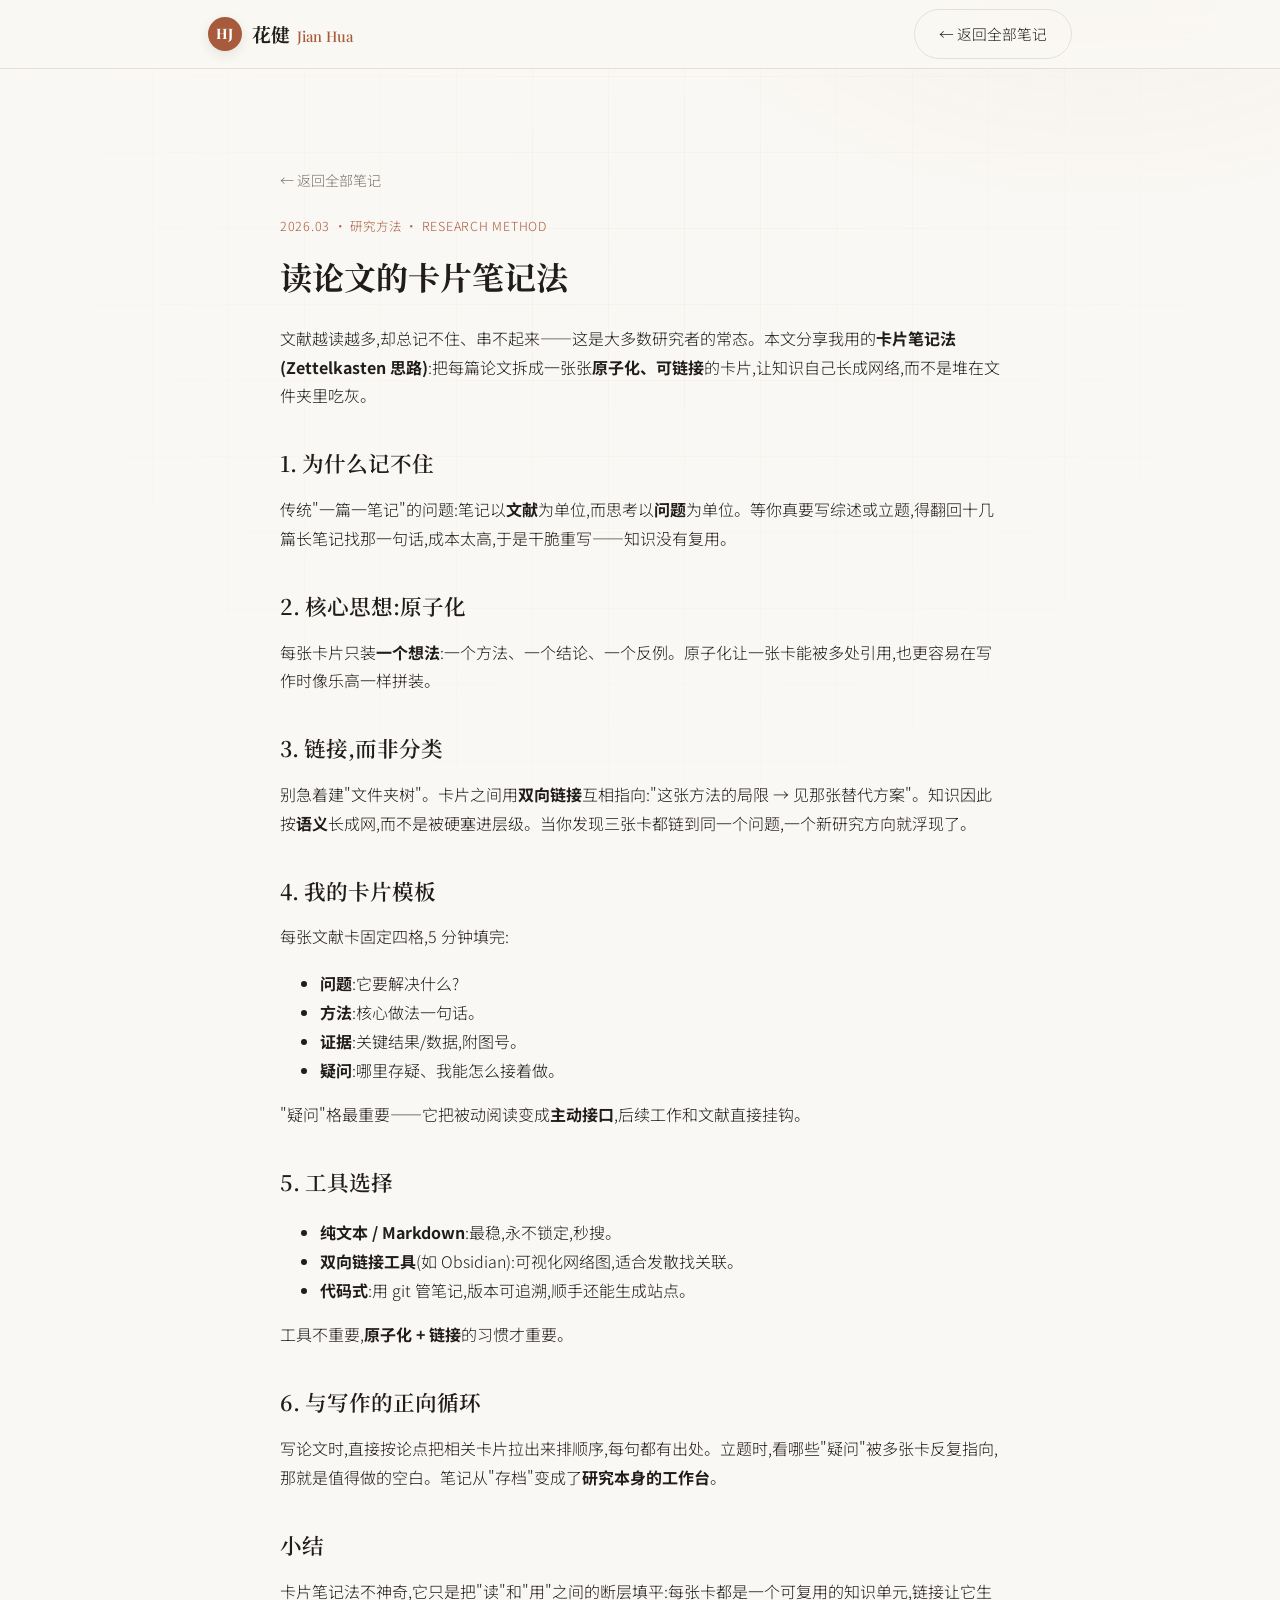
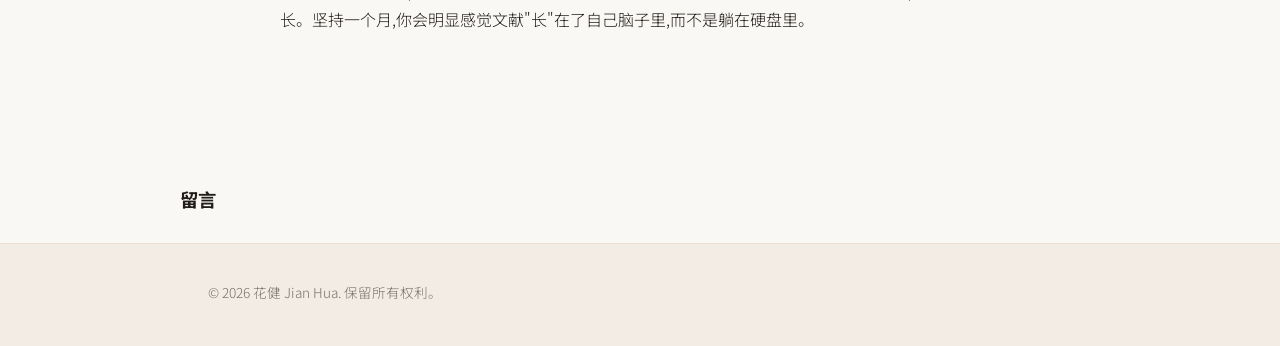
<file: blog/post-5.html>
<!DOCTYPE html>
<html lang="zh" data-theme="light">
<head>
  <meta charset="UTF-8" />
  <meta name="viewport" content="width=device-width, initial-scale=1.0" />
  <script>document.documentElement.classList.add('js');</script>
  <noscript><style>.reveal{opacity:1!important;transform:none!important}</style></noscript>
  <title>读论文的卡片笔记法 | 花健 · Jian Hua</title>
  <meta name="description" content="用原子化、可链接的卡片笔记串起研究方向,把"读完就忘"变成可复用的知识网络。" />
  <link rel="icon" href="data:image/svg+xml,<svg xmlns='http://www.w3.org/2000/svg' viewBox='0 0 64 64'><circle cx='32' cy='32' r='30' fill='%23a85a3c'/><text x='32' y='43' font-family='Georgia,serif' font-size='30' fill='white' text-anchor='middle'>HJ</text></svg>" />
  <link href="https://fonts.googleapis.com/css2?family=Playfair+Display:ital,wght@0,500;0,700;1,500&family=Noto+Serif+SC:wght@400;600;700&family=Noto+Sans+SC:wght@300;400;500&display=swap" rel="stylesheet" />
  <link rel="stylesheet" href="../css/style.css?v=20260715e" />
</head>
<body>
  <header class="site-header">
    <nav class="nav container">
      <a class="nav-brand" href="../index.html"><span class="nav-monogram" aria-hidden="true">HJ</span><span>花健 <span class="brand-en">Jian Hua</span></span></a>
      <a class="btn btn-ghost" href="index.html">← <span class="lang-zh">返回全部笔记</span><span class="lang-en">All Notes</span></a>
    </nav>
  </header>

  <main class="container" style="padding-top:96px;padding-bottom:64px;">
    <article class="post prose" style="margin:0 auto;">
      <a class="post-back" href="index.html">← <span class="lang-zh">返回全部笔记</span><span class="lang-en">All Notes</span></a>
      <p class="post-meta">2026.03 · 研究方法 · Research Method</p>
      <h1 class="post-title">读论文的卡片笔记法</h1>

      <div class="prose">
      <p>文献越读越多,却总记不住、串不起来——这是大多数研究者的常态。本文分享我用的<strong>卡片笔记法(Zettelkasten 思路)</strong>:把每篇论文拆成一张张<strong>原子化、可链接</strong>的卡片,让知识自己长成网络,而不是堆在文件夹里吃灰。</p>

      <h2>1. 为什么记不住</h2>
      <p>传统"一篇一笔记"的问题:笔记以<strong>文献</strong>为单位,而思考以<strong>问题</strong>为单位。等你真要写综述或立题,得翻回十几篇长笔记找那一句话,成本太高,于是干脆重写——知识没有复用。</p>

      <h2>2. 核心思想:原子化</h2>
      <p>每张卡片只装<strong>一个想法</strong>:一个方法、一个结论、一个反例。原子化让一张卡能被多处引用,也更容易在写作时像乐高一样拼装。</p>

      <h2>3. 链接,而非分类</h2>
      <p>别急着建"文件夹树"。卡片之间用<strong>双向链接</strong>互相指向:"这张方法的局限 → 见那张替代方案"。知识因此按<strong>语义</strong>长成网,而不是被硬塞进层级。当你发现三张卡都链到同一个问题,一个新研究方向就浮现了。</p>

      <h2>4. 我的卡片模板</h2>
      <p>每张文献卡固定四格,5 分钟填完:</p>
      <ul>
        <li><strong>问题</strong>:它要解决什么?</li>
        <li><strong>方法</strong>:核心做法一句话。</li>
        <li><strong>证据</strong>:关键结果/数据,附图号。</li>
        <li><strong>疑问</strong>:哪里存疑、我能怎么接着做。</li>
      </ul>
      <p>"疑问"格最重要——它把被动阅读变成<strong>主动接口</strong>,后续工作和文献直接挂钩。</p>

      <h2>5. 工具选择</h2>
      <ul>
        <li><strong>纯文本 / Markdown</strong>:最稳,永不锁定,秒搜。</li>
        <li><strong>双向链接工具</strong>(如 Obsidian):可视化网络图,适合发散找关联。</li>
        <li><strong>代码式</strong>:用 git 管笔记,版本可追溯,顺手还能生成站点。</li>
      </ul>
      <p>工具不重要,<strong>原子化 + 链接</strong>的习惯才重要。</p>

      <h2>6. 与写作的正向循环</h2>
      <p>写论文时,直接按论点把相关卡片拉出来排顺序,每句都有出处。立题时,看哪些"疑问"被多张卡反复指向,那就是值得做的空白。笔记从"存档"变成了<strong>研究本身的工作台</strong>。</p>

      <h2>小结</h2>
      <p>卡片笔记法不神奇,它只是把"读"和"用"之间的断层填平:每张卡都是一个可复用的知识单元,链接让它生长。坚持一个月,你会明显感觉文献"长"在了自己脑子里,而不是躺在硬盘里。</p>
      </div>
    </article>
  </main>
  <section class="comments container" id="comments">
    <h2 class="comments-title"><span class="lang-zh">留言</span><span class="lang-en">Comments</span></h2>
    <script src="https://giscus.app/client.js"
      data-repo="98HJ/98HJ.github.io"
      data-repo-id="R_kgDOTViTQA"
      data-category="Announcements"
      data-category-id="DIC_kwDOTViTQM4DBDRi"
      data-mapping="pathname"
      data-strict="0"
      data-reactions-enabled="1"
      data-emit-metadata="0"
      data-input-position="bottom"
      data-theme="preferred_color_scheme"
      data-lang="zh-CN"
      data-loading="lazy"
      crossorigin="anonymous"
      async>
    </script>
  </section>

  <footer class="site-footer">
    <div class="container footer-inner">
      <div class="footer-copy"><p>© <span class="year2"></span> 花健 Jian Hua. 保留所有权利。</p></div>
    </div>
  </footer>
  <script src="../js/main.js?v=20260715h"></script>
  <script>
    window.addEventListener('load', function () {
      document.querySelectorAll('.reveal').forEach(function (el) { el.classList.add('is-visible'); });
    });
  </script>
  <script>document.querySelector('.year2').textContent = new Date().getFullYear();</script>
  <!-- 访客统计:CountAPI(全局 UV / PV,无需后端) -->
</body>
</html>
</file>
<file: css/style.css>
/* ============================================================
   博士个人网站 · 编辑时尚风(数字时尚 & 可穿戴系统)
   暖纸背景 + 衬线标题(Playfair / Noto Serif SC) + 赤陶强调色
   支持浅色 / 深色主题(由 <html data-theme> 控制)
   修改主色:见 :root 的 --accent
   ============================================================ */

:root {
  --accent: #a85a3c;        /* 赤陶强调色(时尚感) */
  --accent-dark: #8a482f;
  --accent-soft: #f3e7e0;
  --ink: #211d1a;           /* 正文主色(暖黑) */
  --muted: #7a716a;         /* 次要文字 */
  --line: #e7ded6;          /* 分隔线 */
  --bg: #faf8f4;            /* 暖纸背景 */
  --bg-alt: #f3ece4;        /* 交替区块背景 */
  --card: #ffffff;
  --nav-bg: rgba(250, 248, 244, 0.86);
  --shadow: rgba(33, 29, 26, 0.10);
  --max-width: 920px;
  --glow: rgba(168, 90, 60, 0.05);
  --serif: "Playfair Display", "Noto Serif SC", Georgia, serif;
  --serif-cjk: "Noto Serif SC", "Playfair Display", serif;
  --sans: "Noto Sans SC", -apple-system, BlinkMacSystemFont, "Segoe UI", Roboto, sans-serif;
}

/* ---------- 深色主题 ---------- */
[data-theme="dark"] {
  --accent: #d98c6a;
  --accent-dark: #eaa888;
  --accent-soft: #3a281f;
  --ink: #f4ede4;
  --muted: #a89f95;
  --line: #3a342c;
  --bg: #16130f;
  --bg-alt: #1f1b16;
  --card: #221e18;
  --nav-bg: rgba(22, 19, 15, 0.82);
  --shadow: rgba(0, 0, 0, 0.45);
  --glow: rgba(217, 140, 106, 0.07);
}

* { box-sizing: border-box; }
html { scroll-behavior: smooth; }

body {
  margin: 0;
  font-family: var(--sans);
  color: var(--ink);
  background: var(--bg);
  line-height: 1.8;
  font-weight: 300;
  -webkit-font-smoothing: antialiased;
  text-rendering: optimizeLegibility;
  font-feature-settings: "kern" 1;
  transition: background .35s ease, color .35s ease;
}
h1, h2, h3, .section-title, .hero-name, .card h3, .blog-title, .post-title { text-wrap: balance; }
.prose p, .hero-tagline { text-wrap: pretty; }
body::before {
  content: ""; position: fixed; inset: 0; z-index: -1; pointer-events: none;
  background: radial-gradient(58% 48% at 86% -6%, var(--glow) 0%, transparent 60%);
}
/* 极淡网格纹理,营造工程图 / 纸张氛围,不抢内容 */
body::after {
  content: ""; position: fixed; inset: 0; z-index: -1; pointer-events: none;
  background-image:
    linear-gradient(to right, rgba(168, 90, 60, 0.045) 1px, transparent 1px),
    linear-gradient(to bottom, rgba(168, 90, 60, 0.045) 1px, transparent 1px);
  background-size: 76px 76px;
  -webkit-mask-image: radial-gradient(circle at 50% 28%, #000 0%, transparent 78%);
  mask-image: radial-gradient(circle at 50% 28%, #000 0%, transparent 78%);
}

a { color: var(--accent); text-decoration: none; transition: color .2s; }
a:hover { color: var(--accent-dark); text-decoration: underline; }

::selection { background: var(--accent); color: #fff; }
:focus-visible { outline: 2px solid var(--accent); outline-offset: 3px; border-radius: 4px; }

.sr-only { position: absolute; width: 1px; height: 1px; padding: 0; margin: -1px; overflow: hidden; clip: rect(0 0 0 0); white-space: nowrap; border: 0; }

/* 顶部滚动进度条 */
.scroll-progress {
  position: fixed; top: 0; left: 0; height: 3px; width: 0;
  background: var(--accent); z-index: 100; transition: width .12s linear;
}

.container { max-width: var(--max-width); margin: 0 auto; padding: 0 28px; }

/* ---------- 双语切换可见性 ---------- */
.lang-en { display: none; }
html[data-lang="en"] .lang-zh { display: none; }
html[data-lang="en"] .lang-en { display: inline; }

/* ---------- 滚动渐显 ---------- */
/* 仅在启用 JS 时隐藏(.js),避免脚本未加载导致内容永久不可见 */
.js .reveal { opacity: 0; transform: translateY(18px); transition: opacity .7s ease, transform .7s ease; }
.js .reveal.is-visible { opacity: 1; transform: none; }
@media (prefers-reduced-motion: reduce) {
  .js .reveal { opacity: 1; transform: none; transition: none; }
  html { scroll-behavior: auto; }
  .photo-float { animation: none; }
  .photo-ring--spin { animation: none; }
  .photo-3d { transition: none; }
  .card, .blog-card { transform: none !important; }
  .like-btn.pop .like-heart svg { animation: none; }
  .like-btn.pop .like-heart::after { animation: none; }
}

/* ---------- 顶部导航 ---------- */
.site-header {
  position: sticky; top: 0; z-index: 50;
  background: var(--nav-bg);
  backdrop-filter: saturate(180%) blur(12px);
  -webkit-backdrop-filter: saturate(180%) blur(12px);
  border-bottom: 1px solid var(--line);
}
.nav {
  display: flex; align-items: center; justify-content: space-between;
  height: 68px; gap: 16px;
}
.nav-brand {
  display: flex; align-items: center; gap: 10px;
  font-family: var(--serif-cjk); font-weight: 700; font-size: 1.18rem; color: var(--ink); white-space: nowrap;
}
.nav-monogram {
  display: inline-flex; align-items: center; justify-content: center;
  width: 34px; height: 34px; border-radius: 50%;
  background: var(--accent); color: #fff; font-family: var(--serif); font-weight: 700; font-size: .9rem;
  letter-spacing: .02em; flex-shrink: 0; box-shadow: 0 4px 12px var(--shadow);
}
.nav-brand .brand-en { font-family: var(--serif); font-weight: 500; font-size: .92rem; color: var(--accent); margin-left: 2px; }
.nav-links {
  display: flex; gap: 26px; list-style: none; margin: 0; padding: 0;
  font-size: .92rem;
}
.nav-links a { color: var(--muted); position: relative; padding: 4px 0; }
.nav-links a::after {
  content: ""; position: absolute; left: 0; bottom: -2px; width: 0; height: 2px;
  background: var(--accent); transition: width .25s ease;
}
.nav-links a:hover, .nav-links a.active { color: var(--accent); text-decoration: none; }
.nav-links a:hover::after, .nav-links a.active::after { width: 100%; }

.nav-tools { display: flex; align-items: center; gap: 10px; }

/* 语言 / 主题切换按钮 */
.lang-toggle, .theme-toggle {
  border: 1px solid var(--line); background: var(--bg);
  color: var(--accent); border-radius: 999px;
  padding: 5px 14px; font-size: .8rem; cursor: pointer;
  font-family: var(--sans); transition: background .2s, border-color .2s, color .2s;
  display: inline-flex; align-items: center; justify-content: center;
}
.lang-toggle:hover, .theme-toggle:hover { background: var(--accent-soft); border-color: var(--accent); }
.theme-toggle { padding: 6px; width: 34px; height: 34px; }
.theme-toggle .icon-sun { display: none; }
[data-theme="dark"] .theme-toggle .icon-sun { display: block; }
[data-theme="dark"] .theme-toggle .icon-moon { display: none; }

/* 移动端汉堡按钮 */
.nav-toggle { display: none; flex-direction: column; gap: 5px; background: none; border: 0; cursor: pointer; padding: 6px; }
.nav-toggle span { width: 24px; height: 2px; background: var(--ink); border-radius: 2px; transition: transform .3s, opacity .3s; }
.nav-toggle[aria-expanded="true"] span:nth-child(1) { transform: translateY(7px) rotate(45deg); }
.nav-toggle[aria-expanded="true"] span:nth-child(2) { opacity: 0; }
.nav-toggle[aria-expanded="true"] span:nth-child(3) { transform: translateY(-7px) rotate(-45deg); }

/* ---------- Hero ---------- */
.hero { position: relative; overflow: hidden; }
.hero::before {
  content: ""; position: absolute; inset: 0;
  background:
    radial-gradient(60% 60% at 85% 10%, var(--accent-soft) 0%, transparent 60%),
    radial-gradient(50% 50% at 5% 95%, var(--bg-alt) 0%, transparent 55%);
  z-index: 0;
}
/* 缓慢漂浮的装饰光斑,提升 hero 氛围 */
.hero-deco { position: absolute; inset: 0; z-index: 0; pointer-events: none; overflow: hidden; }
.orb { position: absolute; border-radius: 50%; opacity: .55; will-change: transform; }
.orb-1 { width: 130px; height: 130px; left: 6%; top: 16%; background: radial-gradient(circle, var(--accent-soft), transparent 70%); animation: orb-float 9s ease-in-out infinite; }
.orb-2 { width: 92px; height: 92px; right: 10%; top: 58%; background: radial-gradient(circle, var(--glow), transparent 70%); animation: orb-float 11s ease-in-out infinite reverse; }
.orb-3 { width: 64px; height: 64px; left: 44%; bottom: 8%; background: radial-gradient(circle, var(--accent-soft), transparent 70%); animation: orb-float 13s ease-in-out infinite; }
@keyframes orb-float { 0%, 100% { transform: translateY(0); } 50% { transform: translateY(-20px); } }
.hero-inner {
  position: relative; z-index: 1;
  display: grid; grid-template-columns: 1fr 280px; gap: 48px;
  align-items: center; padding-top: 88px; padding-bottom: 88px;
}
.hero-eyebrow { text-transform: uppercase; letter-spacing: .14em; font-size: .76rem; color: var(--accent); margin: 0 0 10px; }
.hero-name { font-family: var(--serif-cjk); font-size: 3.1rem; line-height: 1.05; margin: 0 0 14px; letter-spacing: -0.01em; }
.hero-name-en { display: block; font-family: var(--serif); font-style: italic; font-weight: 500; font-size: 1.7rem; color: var(--accent); margin-top: 6px; }
.hero-sub { font-size: 1.12rem; color: var(--ink); margin: 0 0 6px; font-weight: 400; }
.hero-affil { color: var(--muted); margin: 0 0 20px; }
.hero-tagline { max-width: 50ch; color: var(--ink); margin: 0 0 24px; }

/* 研究兴趣标签 */
.tag-row { display: flex; flex-wrap: wrap; gap: 9px; margin: 0 0 28px; }
.chip {
  font-size: .78rem; letter-spacing: .03em; color: var(--accent);
  background: var(--accent-soft); border: 1px solid var(--line);
  padding: 4px 13px; border-radius: 999px; transition: background .2s, color .2s;
}
.chip:hover { background: var(--accent); color: #fff; }

.hero-actions { display: flex; gap: 14px; flex-wrap: wrap; }

/* ---------- 点赞悬浮按钮(左下角固定) ---------- */
.like-btn {
  position: relative;
  display: inline-flex; align-items: center; gap: 10px; cursor: pointer;
  background: var(--card); border: 1px solid var(--line); border-radius: 999px;
  padding: 10px 20px; font-family: inherit; color: var(--ink); font-size: .95rem;
  box-shadow: 0 8px 22px var(--shadow);
  transition: border-color .25s, transform .18s, box-shadow .25s, background .25s;
}
.like-btn:hover { border-color: var(--accent); transform: translateY(-2px); box-shadow: 0 12px 28px var(--shadow); }
.like-btn:active { transform: translateY(0) scale(.96); }
.like-btn:focus-visible { outline: 2px solid var(--accent); outline-offset: 2px; }

/* 心形图标(SVG,可控制填充动画) */
.like-heart { position: relative; display: inline-flex; width: 22px; height: 22px; }
.like-heart svg { display: block; overflow: visible; }
.like-heart-svg {
  fill: transparent; stroke: var(--muted); stroke-width: 1.8;
  transition: fill .3s ease, stroke .3s ease;
  transform-origin: center;
}
.like-btn.liked .like-heart-svg { fill: var(--accent); stroke: var(--accent); }

/* 点击时的弹跳挤压(更生动) */
.like-btn.pop .like-heart svg { animation: like-bounce .5s cubic-bezier(.3,1.4,.5,1); }
@keyframes like-bounce {
  0%   { transform: scale(1); }
  25%  { transform: scale(1.35) translateY(-2px); }
  45%  { transform: scale(.85); }
  65%  { transform: scale(1.15); }
  100% { transform: scale(1); }
}

/* 扩散光环(脉冲) */
.like-heart::after {
  content: ""; position: absolute; left: 50%; top: 50%;
  width: 22px; height: 22px; margin: -11px 0 0 -11px; border-radius: 50%;
  border: 2px solid var(--accent); opacity: 0; pointer-events: none;
}
.like-btn.pop .like-heart::after { animation: like-ring .55s ease-out; }
@keyframes like-ring {
  0%   { transform: scale(.6); opacity: .7; }
  100% { transform: scale(2.6); opacity: 0; }
}

/* 粒子(JS 生成的小点,向外迸发) */
.like-particle {
  position: absolute; left: 50%; top: 50%; border-radius: 50%;
  pointer-events: none; opacity: 0; z-index: 2;
}
.like-particle.is-on { animation: like-burst .6s ease-out forwards; }
@keyframes like-burst {
  0%   { transform: translate(-50%, -50%) scale(.4); opacity: 1; }
  100% { transform: translate(calc(-50% + var(--bx)), calc(-50% + var(--by))) scale(1); opacity: 0; }
}

@keyframes count-pop {
  0% { transform: translateY(0); }
  40% { transform: translateY(-4px) scale(1.18); }
  100% { transform: translateY(0); }
}
/* 左下角悬浮形态:圆形、强调色、带数字角标 */
.like-fab {
  position: fixed; left: 22px; bottom: 22px; z-index: 61;
  width: 56px; height: 56px; padding: 0; border: none; border-radius: 50%;
  background: var(--accent); color: #fff;
  display: inline-flex; align-items: center; justify-content: center;
  box-shadow: 0 10px 26px rgba(168,90,60,.45);
}
.like-fab:hover { border-color: transparent; transform: translateY(-2px) scale(1.05); box-shadow: 0 14px 32px rgba(168,90,60,.55); }
.like-fab:active { transform: scale(.92); }
.like-fab:focus-visible { outline: 2px solid #fff; outline-offset: 2px; }
.like-fab .like-heart { width: 24px; height: 24px; }
.like-fab .like-heart-svg { fill: #fff; stroke: #fff; }
/* 已赞态:背景转白 + 心形转赤陶,保证在悬浮按钮上始终清晰可见(避免赤陶心形融入赤陶背景) */
.like-fab.liked { background: #fff; box-shadow: 0 10px 26px rgba(168,90,60,.35); }
.like-fab.liked .like-heart-svg { fill: var(--accent); stroke: var(--accent); }
.like-fab.pop .like-heart svg { animation: like-bounce .5s cubic-bezier(.3,1.4,.5,1); }
.like-fab.pop .like-heart::after { border-color: rgba(255,255,255,.9); animation: like-ring .55s ease-out; }
@media (max-width: 600px) {
  .like-fab { left: 16px; bottom: 16px; width: 52px; height: 52px; }
}

/* 点赞全屏庆祝(心形升起铺满视口 + 居中致谢卡片) */
.like-celebrate { position: fixed; inset: 0; pointer-events: none; z-index: 90; overflow: hidden; }
.celebrate-heart { position: absolute; will-change: transform, opacity; animation: celebrate-rise var(--dur, 2s) cubic-bezier(.22,.61,.36,1) forwards; }
.celebrate-heart svg { display: block; }
@keyframes celebrate-rise {
  0%   { transform: translate(0, 0) scale(.4) rotate(0); opacity: 0; }
  14%  { opacity: 1; }
  100% { transform: translate(var(--dx, 0), var(--rise, -600px)) scale(var(--sc, 1)) rotate(var(--rot, 0)); opacity: 0; }
}
.like-thanks {
  position: fixed; left: 50%; top: 42%; transform: translate(-50%, -50%);
  z-index: 95; pointer-events: none; padding: 16px 28px; border-radius: 18px;
  background: var(--card); border: 1px solid var(--line); box-shadow: 0 20px 50px var(--shadow);
  display: flex; align-items: center; gap: 12px; font-family: var(--serif-cjk); color: var(--ink);
  opacity: 0; animation: thanks-in 1.9s ease forwards;
}
.like-thanks svg { width: 26px; height: 26px; flex-shrink: 0; }
.like-thanks .t-zh { font-size: 1.15rem; font-weight: 600; }
.like-thanks .t-en { font-family: var(--serif); font-style: italic; font-size: .9rem; color: var(--accent); margin-left: 6px; }
@keyframes thanks-in {
  0%   { opacity: 0; transform: translate(-50%, -50%) scale(.7); }
  16%  { opacity: 1; transform: translate(-50%, -50%) scale(1); }
  74%  { opacity: 1; transform: translate(-50%, -50%) scale(1); }
  100% { opacity: 0; transform: translate(-50%, -58%) scale(1); }
}

/* ---------- 页脚访客统计 ---------- */

/* 主页左下角有点赞悬浮钮(56px),给页脚留足底部空间,避免悬浮钮压住访客统计文字 */
.site-footer { padding-bottom: 96px; }

/* ---------- 笔记评论区(Giscus) ---------- */
.comments { padding: 52px 0 8px; }
.comments-title { font-size: 1.15rem; margin-bottom: 18px; color: var(--text); }
.comments-title .lang-en { font-size: .8rem; color: var(--muted); margin-left: 6px; }
.card.flash { border-color: var(--accent); box-shadow: 0 0 0 3px rgba(168, 90, 60, .25), 0 18px 40px var(--shadow); }

.hero-photo { position: relative; justify-self: end; width: 260px; height: 260px; perspective: 900px; }
.hero-photo::before {
  content: ""; position: absolute; inset: -22%; border-radius: 50%; z-index: -1;
  background: radial-gradient(circle, var(--glow) 0%, transparent 68%);
  filter: blur(4px);
}
.photo-3d { position: relative; width: 100%; height: 100%; transform-style: preserve-3d; transition: transform .25s ease-out; will-change: transform; transform: rotateX(var(--rx, 0deg)) rotateY(var(--ry, 0deg)); }
.photo-float { position: absolute; inset: 0; transform-style: preserve-3d; animation: photo-float 7s ease-in-out infinite; }
@keyframes photo-float {
  0%, 100% { transform: translateY(0) rotateY(-8deg) rotateX(3deg); }
  50% { transform: translateY(-12px) rotateY(8deg) rotateX(-3deg); }
}
.photo-img {
  position: absolute; top: 20px; left: 20px; width: 220px; height: 220px; object-fit: cover; border-radius: 50%;
  border: 4px solid var(--card); box-shadow: 0 18px 44px var(--shadow);
  background: var(--bg-alt);   transform: translateZ(60px);
}
.photo-ring {
  position: absolute; top: 8px; left: 8px; right: 8px; bottom: 8px; border-radius: 50%;
  border: 2px solid var(--accent);   transform: translateZ(38px);
}
.photo-ring--spin {
  border-style: dashed; border-color: rgba(168, 90, 60, 0.4);
  animation: ring-spin 18s linear infinite; transform: translateZ(88px);
}
@keyframes ring-spin { to { transform: translateZ(72px) rotate(360deg); } }
.photo-chip {
  position: absolute; font-size: .62rem; letter-spacing: .04em; color: var(--accent);
  background: var(--card); border: 1px solid var(--line); padding: 3px 9px; border-radius: 999px;
  box-shadow: 0 6px 16px var(--shadow); transform: translateZ(108px); white-space: nowrap;
}
.photo-chip--1 { top: 4px; right: -8px; }
.photo-chip--2 { bottom: 22px; left: -12px; }
.photo-chip--3 { bottom: -6px; right: 16px; }

/* ---------- 按钮 ---------- */
.btn {
  display: inline-block; padding: 11px 24px; border-radius: 999px;
  font-size: .92rem; cursor: pointer; border: 1px solid transparent; transition: all .2s;
}
.btn:hover { text-decoration: none; }
.btn-primary { background: var(--accent); color: #fff; }
.btn-primary:hover { background: var(--accent-dark); color: #fff; }
.btn-ghost { border-color: var(--line); color: var(--ink); }
.btn-ghost:hover { border-color: var(--accent); color: var(--accent); }

/* ---------- 区块通用 ---------- */
.section { padding: 80px 0; }
section[id] { scroll-margin-top: 84px; }
.section-alt { background: linear-gradient(180deg, var(--bg) 0%, var(--bg-alt) 100%); border-top: 1px solid var(--line); }
.section-title {
  font-family: var(--serif-cjk); font-size: 1.85rem; font-weight: 600;
  margin: 0 0 32px; position: relative; padding-bottom: 14px;
}
.section-title::after {
  content: ""; position: absolute; left: 0; bottom: 0; width: 54px; height: 3px; background: var(--accent); border-radius: 2px;
}
.prose p { margin: 0 0 18px; }
.muted { color: var(--muted); font-size: .9rem; }
code { background: var(--accent-soft); padding: 2px 7px; border-radius: 5px; font-size: .88em; color: var(--accent-dark); }

/* 模块内容轻微缩进,小标题保持左对齐在一条线 */
.section .prose,
.section .cards,
.section .pub-list,
.section .blog-grid,
.section .timeline,
.section .contact-list { padding-left: 12px; }
#publications .muted, #notes .muted { padding-left: 12px; }

/* ---------- 研究卡片 ---------- */
.cards { display: grid; grid-template-columns: repeat(2, 1fr); gap: 22px; }
.card {
  position: relative; background: var(--card); border: 1px solid var(--line); border-radius: 14px;
  padding: 26px 26px 24px; overflow: hidden; transform: perspective(760px) rotateX(0deg) rotateY(0deg);
  transition: box-shadow .25s, transform .25s, border-color .25s; will-change: transform;
}
.card::before {
  content: ""; position: absolute; left: 0; top: 0; height: 3px; width: 0; background: var(--accent); transition: width .3s ease;
}
.card:hover { box-shadow: 0 14px 34px var(--shadow); transform: perspective(760px) rotateX(0deg) rotateY(0deg) translateY(-3px); border-color: transparent; }
.card:hover::before { width: 100%; }
/* 倾斜时内容分层浮起(景深),非精细指针/静态时自动坍缩为平面 */
.card.tilt-on { transform-style: preserve-3d; }
.card-num { font-family: var(--serif); font-style: italic; font-size: 1.4rem; color: var(--accent); opacity: .55; transition: transform .25s ease; }
.card h3 { font-family: var(--serif-cjk); font-size: 1.2rem; margin: 6px 0 8px; font-weight: 500; transition: transform .25s ease; }
.card p { margin: 0; color: var(--muted); font-size: .92rem; }
.card.tilt-on .card-num { transform: translateZ(34px); }
.card.tilt-on h3 { transform: translateZ(20px); }
.card.tilt-on p { transform: translateZ(10px); }
.card-tags { display: flex; flex-wrap: wrap; gap: 7px; margin-top: 16px; }
.card-tags .chip { font-size: .7rem; padding: 3px 11px; margin: 0; }

/* ---------- 论文列表 ---------- */
.pub-list { list-style: none; margin: 14px 0 0; padding: 0; }
.pub {
  position: relative; display: grid; grid-template-columns: 88px 1fr; gap: 24px;
  align-items: start; background: var(--card); border: 1px solid var(--line);
  border-radius: 14px; padding: 24px 26px; margin-bottom: 16px;
  transition: box-shadow .25s, transform .25s, border-color .25s;
}
.pub::before {
  content: ""; position: absolute; left: 0; top: 0; bottom: 0; width: 3px;
  background: var(--accent); border-radius: 14px 0 0 14px; opacity: 0; transition: opacity .25s;
}
.pub:hover { box-shadow: 0 14px 34px var(--shadow); transform: translateY(-2px); border-color: transparent; }
.pub:hover::before { opacity: 1; }
.pub-meta {
  font-family: var(--serif); font-weight: 700; font-size: 1.5rem; line-height: 1;
  color: var(--accent); padding-top: 2px;
}
.pub-tag {
  display: inline-block; font-size: .68rem; letter-spacing: .08em; text-transform: uppercase;
  color: var(--accent); background: var(--accent-soft); border: 1px solid var(--line);
  padding: 3px 11px; border-radius: 999px; margin: 0 0 10px;
}
.pub-tag--preprint { color: var(--muted); background: var(--bg-alt); }
.pub-title { margin: 0 0 6px; font-weight: 500; font-size: 1.06rem; line-height: 1.5; color: var(--ink); }
.pub-authors { margin: 0 0 12px; color: var(--muted); font-size: .9rem; }
.pub-links { margin: 0; }
.pub-links a {
  display: inline-block; font-size: .8rem; margin-right: 8px;
  padding: 3px 12px; border: 1px solid var(--line); border-radius: 999px;
  color: var(--accent); transition: background .2s, border-color .2s, color .2s;
}
.pub-links a:hover { background: var(--accent); border-color: var(--accent); color: #fff; text-decoration: none; }

/* ---------- 笔记 / 博客 ---------- */
.blog-grid { display: grid; grid-template-columns: repeat(3, 1fr); gap: 22px; }
.blog-card {
  display: flex; flex-direction: column;
  background: var(--card);
  border: 1px solid var(--line);
  border-top: 3px solid var(--accent);
  border-radius: 14px; overflow: hidden; transform: perspective(760px) rotateX(0deg) rotateY(0deg);
  transition: box-shadow .25s, transform .25s, border-color .25s; will-change: transform;
}
.blog-card:hover { text-decoration: none; box-shadow: 0 16px 36px var(--shadow); transform: perspective(760px) rotateX(0deg) rotateY(0deg) translateY(-3px); border-color: var(--accent); }
.blog-thumb { height: 130px; }
.blog-thumb-1 { background: linear-gradient(135deg, #d9a679, #a85a3c); }
.blog-thumb-2 { background: linear-gradient(135deg, #8fb0a8, #3f6f66); }
.blog-thumb-3 { background: linear-gradient(135deg, #cdbfae, #8a7a66); }
.blog-thumb-4 { background: linear-gradient(135deg, #b9a1d6, #6f4f9e); }
.blog-thumb-5 { background: linear-gradient(135deg, #e0b27a, #b5783c); }
.blog-thumb-6 { background: linear-gradient(135deg, #9fc0a8, #4f7d5e); }
.blog-meta { font-size: .78rem; letter-spacing: .04em; color: var(--accent); text-transform: uppercase; padding: 16px 18px 0; font-weight: 500; }
.blog-title { font-family: var(--serif-cjk); font-size: 1.08rem; font-weight: 600; margin: 6px 18px 8px; line-height: 1.4; }
.blog-excerpt { color: var(--muted); font-size: .88rem; margin: 0 18px 14px; flex: 1; }
.blog-more { font-size: .85rem; color: var(--accent); padding: 0 18px 18px; font-weight: 500; }

/* 笔记区“查看全部”按钮 */
.notes-more { margin-top: 30px; text-align: center; }
.notes-more .btn { font-size: .92rem; }

/* ---------- 动态时间线 ---------- */
.timeline { list-style: none; margin: 16px 0 0; padding: 0; border-left: 2px solid var(--line); }
.timeline li { position: relative; padding: 0 0 24px 26px; }
.timeline li::before {
  content: ""; position: absolute; left: -7px; top: 8px; width: 12px; height: 12px; border-radius: 50%;
  background: var(--accent); box-shadow: 0 0 0 4px var(--accent-soft);
}
.timeline li:first-child::before { background: var(--accent-dark); box-shadow: 0 0 0 4px var(--accent-soft); }
.tl-date { font-family: var(--serif); font-weight: 600; color: var(--accent); margin-right: 10px; }
.tl-text { color: var(--ink); }

/* ---------- 联系方式 ---------- */
.contact-list { list-style: none; margin: 16px 0 0; padding: 0; }
.contact-list li { display: flex; align-items: baseline; gap: 18px; padding: 12px 0; border-bottom: 1px solid var(--line); }
.contact-label { min-width: 116px; flex-shrink: 0; color: var(--muted); font-size: .9rem; }
.contact-list li > a { color: var(--accent); }
.contact-list li > span:last-child { color: var(--ink); }

/* ---------- 页脚 ---------- */
.site-footer { border-top: 1px solid var(--line); padding: 36px 0; background: var(--bg-alt); }
.footer-inner { display: flex; align-items: center; justify-content: space-between; gap: 20px; flex-wrap: wrap; }
.footer-copy p { margin: 0 0 6px; font-size: .85rem; color: var(--muted); }
.social { display: flex; gap: 12px; align-items: center; }
.social a {
  display: inline-flex; align-items: center; justify-content: center;
  width: 38px; height: 38px; border-radius: 50%; color: var(--muted);
  background: var(--card); border: 1px solid var(--line); transition: all .2s;
}
.social a:hover { color: #fff; background: var(--accent); border-color: var(--accent); text-decoration: none; transform: translateY(-2px); }
.social-orcid:hover { background: #a6ce39; border-color: #a6ce39; }

/* ---------- 回到顶部 ---------- */
.to-top {
  position: fixed; right: 22px; bottom: 22px; z-index: 60;
  width: 44px; height: 44px; border-radius: 50%; cursor: pointer;
  background: var(--accent); color: #fff; border: 0;
  box-shadow: 0 10px 26px var(--shadow);
  display: flex; align-items: center; justify-content: center;
  opacity: 0; visibility: hidden; transform: translateY(10px);
  transition: opacity .25s, transform .25s, visibility .25s;
}
.to-top.show { opacity: 1; visibility: visible; transform: none; }
.to-top:hover { background: var(--accent-dark); }

/* ---------- 响应式 ---------- */
@media (max-width: 860px) {
  .blog-grid { grid-template-columns: 1fr 1fr; }
}
@media (max-width: 720px) {
  .nav-toggle { display: flex; order: 3; }
  .nav-tools { order: 2; }
  .nav-links {
    position: absolute; top: 68px; left: 0; right: 0;
    flex-direction: column; gap: 0; background: var(--bg);
    border-bottom: 1px solid var(--line); max-height: 0; overflow: hidden; transition: max-height .3s ease;
  }
  .nav-links.open { max-height: 420px; }
  .nav-links li { border-top: 1px solid var(--line); }
  .nav-links a { display: block; padding: 14px 28px; }
  .nav-links a::after { display: none; }

  .hero-inner { grid-template-columns: 1fr; gap: 32px; padding-top: 48px; padding-bottom: 56px; }
  .hero-photo { justify-self: start; order: -1; width: 150px; height: 150px; }
  .hero-name { font-size: 2.3rem; }
  .hero-name-en { font-size: 1.3rem; }
  .cards { grid-template-columns: 1fr; }
  .blog-grid { grid-template-columns: 1fr; }
  .pub { grid-template-columns: 50px 1fr; }
  .contact-list li { flex-direction: column; gap: 2px; }
  .contact-label { min-width: 0; }
  .section { padding: 56px 0; }
  .footer-inner { flex-direction: column; align-items: flex-start; }
  .photo-chip, .photo-ring--spin { display: none; }
  .hero-photo { width: 150px; height: 150px; }
  .photo-img { width: 120px; height: 120px; top: 15px; left: 15px; }
  .photo-ring { top: 5px; left: 5px; right: 5px; bottom: 5px; }
}

/* ---------- 文章页(blog) ---------- */
.post { max-width: 720px; }
.post-back { display: inline-block; color: var(--muted); font-size: .88rem; margin-bottom: 22px; }
.post-back:hover { color: var(--accent); text-decoration: none; }
.post-meta { font-size: .78rem; letter-spacing: .06em; text-transform: uppercase; color: var(--accent); margin: 0 0 8px; }
.post-title { font-family: var(--serif-cjk); font-size: 2rem; line-height: 1.25; margin: 0 0 28px; font-weight: 700; }
.post .prose h2 { font-family: var(--serif-cjk); font-size: 1.35rem; font-weight: 600; margin: 34px 0 12px; }
.post .prose p { margin: 0 0 18px; }
.code-block {
  background: #2a2420; color: #f3ece4; padding: 18px 20px; border-radius: 12px;
  overflow-x: auto; font-size: .85rem; line-height: 1.6; margin: 0 0 20px;
}
.code-block code { background: none; color: inherit; padding: 0; font-family: "SFMono-Regular", Consolas, "Liberation Mono", monospace; }
</file>
